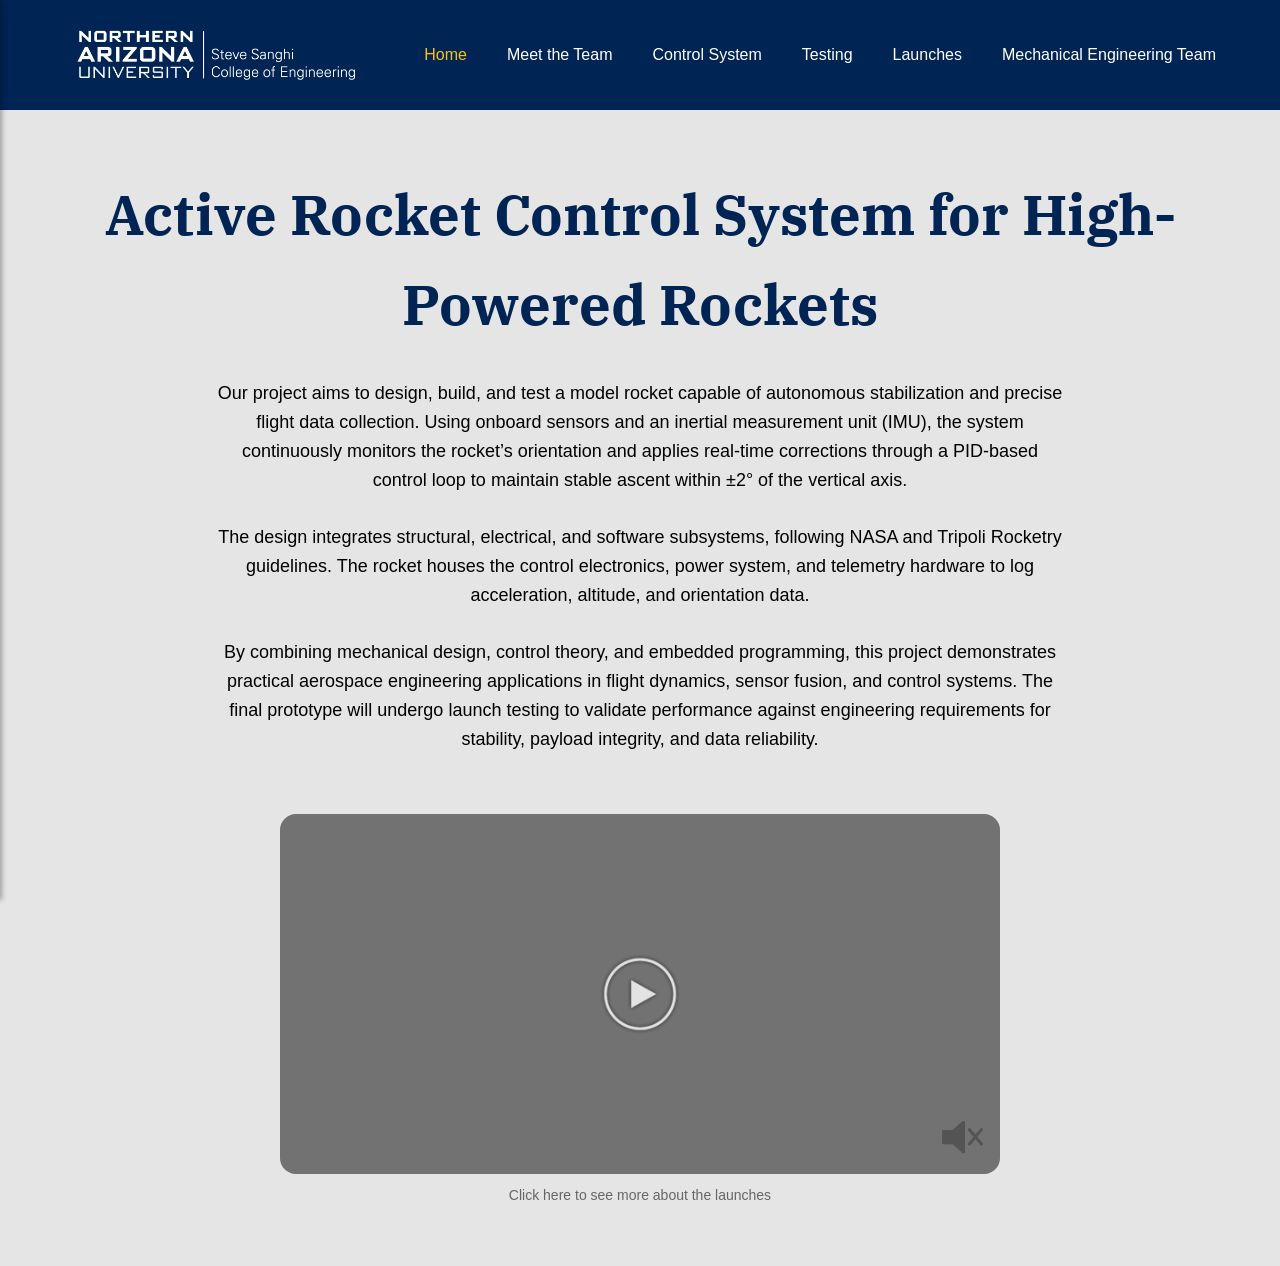
<file: index.html>
<!DOCTYPE html>

<!--
Main landing page for the capstone project
-->

<html lang="en">

<head>

<meta charset="UTF-8">

<!-- Makes the site responsive on phones -->
<meta name="viewport" content="width=device-width, initial-scale=1.0">

<title>Active Rocket Control System</title>

<!-- Google Font used for the title -->
<link href="https://fonts.googleapis.com/css2?family=IBM+Plex+Serif&display=swap" rel="stylesheet">

<!-- Link to main stylesheet -->
<link rel="stylesheet" href="styles.css">

</head>


<body>

<!-- =====================================================
HEADER / NAVIGATION
Appears on every page
===================================================== -->

<header>

<div class="container navbar">

<!-- Engineering department logo -->
<img src="images/steveSanghiWhiteLogo.png" class="logo" alt="Engineering Department Logo">

<!-- Hamburger menu button for mobile -->
<div class="hamburger" id="hamburger">
<span class="bar"></span>
<span class="bar"></span>
<span class="bar"></span>
</div>

<!-- Navigation menu -->
<ul class="nav-links" id="navLinks">

<li><a class="active" href="index.html">Home</a></li>

<li><a href="team.html">Meet the Team</a></li>

<li><a href="control.html">Control System</a></li>

<li><a href="testing.html">Testing</a></li>

<li><a href="launches.html">Launches</a></li>

<li>
<a href="https://sce.nau.edu/capstone/projects/ME/2026/F25toSp26_Rocket/"
target="_blank">
Mechanical Engineering Team
</a>
</li>

</ul>

</div>

<!-- Side panel for mobile menu -->
<div class="side-panel" id="sidePanel">
<div class="side-panel-content">
<ul class="mobile-nav-links">
<li><a class="active" href="index.html">Home</a></li>
<li><a href="team.html">Meet the Team</a></li>
<li><a href="control.html">Control System</a></li>
<li><a href="testing.html">Testing</a></li>
<li><a href="launches.html">Launches</a></li>
<li>
<a href="https://sce.nau.edu/capstone/projects/ME/2026/F25toSp26_Rocket/"
target="_blank">
Mechanical Engineering Team
</a>
</li>
</ul>
</div>
</div>

</header>


<!-- =====================================================
PAGE TITLE
===================================================== -->

<h1 class="page-title">
Active Rocket Control System
for High-Powered Rockets
</h1>


<!-- =====================================================
DESCRIPTION
===================================================== -->

<div class="description">

<p>
Our project aims to design, build, and test a model rocket capable of autonomous stabilization and precise flight data collection. Using onboard sensors and an inertial measurement unit (IMU), the system continuously monitors the rocket’s orientation and applies real-time corrections through a PID-based control loop to maintain stable ascent within ±2° of the vertical axis.
</p>

<br>

<p>
The design integrates structural, electrical, and software subsystems, following NASA and Tripoli Rocketry guidelines. The rocket houses the control electronics, power system, and telemetry hardware to log acceleration, altitude, and orientation data.
</p>

<br>

<p>
By combining mechanical design, control theory, and embedded programming, this project demonstrates practical aerospace engineering applications in flight dynamics, sensor fusion, and control systems. The final prototype will undergo launch testing to validate performance against engineering requirements for stability, payload integrity, and data reliability.
</p>

</div>


<!-- =====================================================
VIDEO PREVIEW
===================================================== -->

<div class="video-section">

<div class="video-container">

<video
id="launchPreview"
class="video-preview"
src="images/rocketLaunch1.mp4"
muted>
</video>

<div class="video-overlay">
<img src="images/playButtonIcon.png" alt="Play" class="play-button">
</div>

<button class="mute-button muted" id="muteButton" title="Unmute"></button>

</div>

<div class="video-caption">
Click here to see more about the launches
</div>

</div>


<!-- Script for interactivity -->
<script src="script.js"></script>

</body>
</html>
</file>
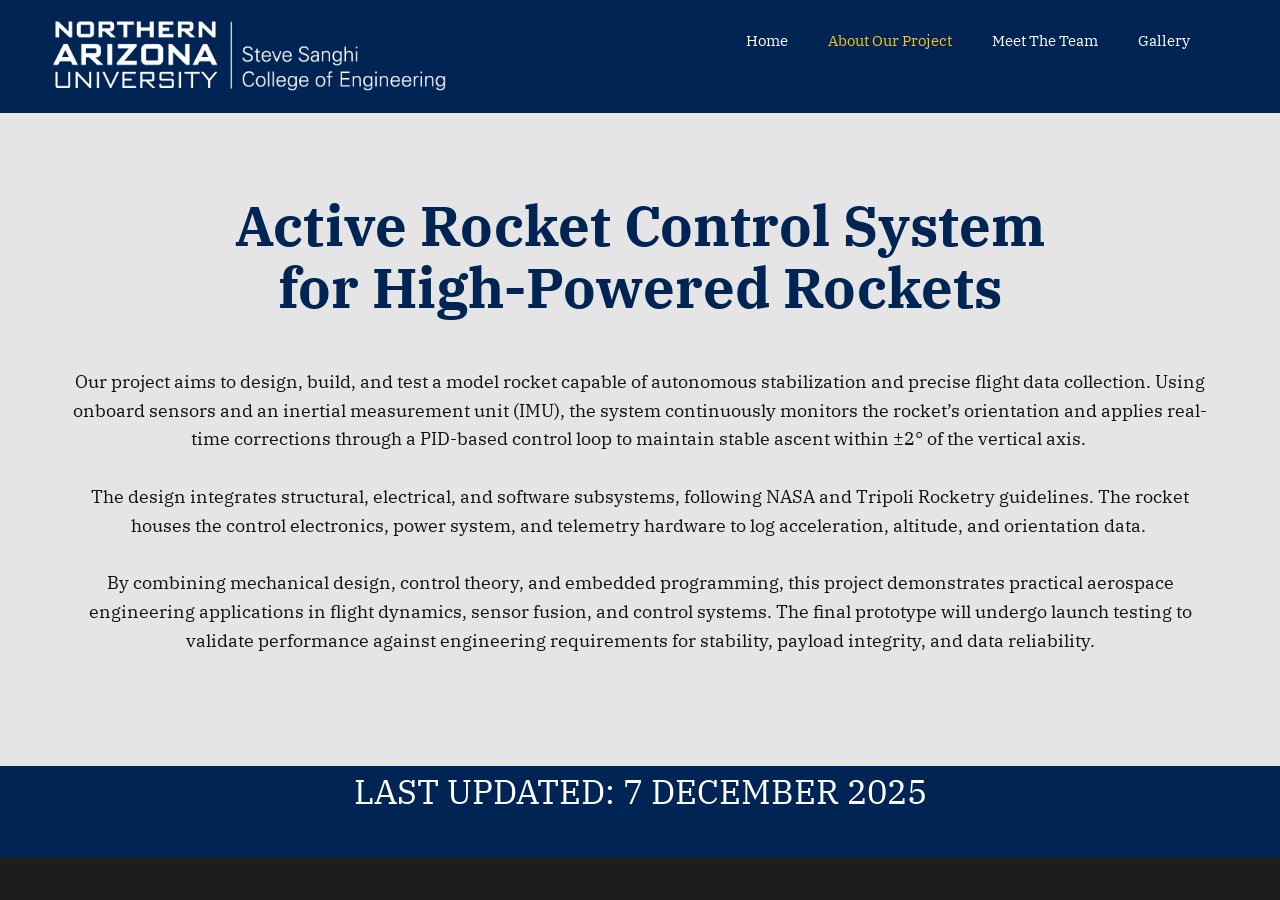
<file: About.html>
<!DOCTYPE html>
<html style="font-size: 15px;" lang="en"><head>
    <meta name="viewport" content="width=device-width, initial-scale=1.0">
    <meta charset="utf-8">
    <meta name="keywords" content="Active Rocket Control, Meet the Team">
    <meta name="description" content="">
    <title>About</title>
    <link rel="stylesheet" href="nicepage.css" media="screen">
<link rel="stylesheet" href="About.css" media="screen">
    <script class="u-script" type="text/javascript" src="jquery.js" defer=""></script>
    <script class="u-script" type="text/javascript" src="nicepage.js" defer=""></script>
    <meta name="generator" content="Nicepage 8.0.6, nicepage.com">
    
    
    
    
    <link id="u-page-google-font" rel="stylesheet" href="https://fonts.googleapis.com/css2?display=swap&amp;family=IBM+Plex+Serif:ital,wght@0,100;0,200;0,300;0,400;0,500;0,600;0,700;1,100;1,200;1,300;1,400;1,500;1,600;1,700">
    <script type="application/ld+json">{
		"@context": "http://schema.org",
		"@type": "Organization",
		"name": "Capstone"
}</script>
    <meta name="theme-color" content="#fac01a">
    <meta property="og:title" content="About">
    <meta property="og:description" content="">
    <meta property="og:type" content="website">
  <meta data-intl-tel-input-cdn-path="intlTelInput/"></head>
  <body data-path-to-root="./" data-include-products="false" class="u-body u-clearfix u-xl-mode" data-lang="en"><header class="u-clearfix u-header u-palette-2-base u-valign-bottom-lg u-valign-bottom-md u-valign-bottom-sm u-valign-bottom-xs u-header" id="header"><div class="u-clearfix u-sheet u-sheet-1">
        <nav class="u-menu u-menu-one-level u-offcanvas u-menu-1" role="navigation" aria-label="Menu navigation">
          <div class="menu-collapse" style="font-size: 1rem; letter-spacing: 0px;">
            <a class="u-button-style u-custom-left-right-menu-spacing u-custom-padding-bottom u-custom-top-bottom-menu-spacing u-hamburger-link u-nav-link u-text-active-palette-1-base u-text-hover-palette-2-base" href="#" tabindex="-1" aria-label="Open menu" aria-controls="ec53">
              <svg class="u-svg-link" viewBox="0 0 24 24"><use xlink:href="#menu-hamburger"></use></svg>
              <svg class="u-svg-content" version="1.1" id="menu-hamburger" viewBox="0 0 16 16" x="0px" y="0px" xmlns:xlink="http://www.w3.org/1999/xlink" xmlns="http://www.w3.org/2000/svg"><g><rect y="1" width="16" height="2"></rect><rect y="7" width="16" height="2"></rect><rect y="13" width="16" height="2"></rect>
</g></svg>
            </a>
          </div>
          <div class="u-custom-menu u-nav-container">
            <ul class="u-nav u-unstyled u-nav-1" role="menubar"><li role="none" class="u-nav-item"><a role="menuitem" class="u-button-style u-nav-link u-text-active-palette-1-base u-text-hover-palette-2-base" href="./" style="padding: 10px 20px;">Home</a>
</li><li role="none" class="u-nav-item"><a role="menuitem" class="u-button-style u-nav-link u-text-active-palette-1-base u-text-hover-palette-2-base" href="About.html" style="padding: 10px 20px;">About Our Project</a>
</li><li role="none" class="u-nav-item"><a role="menuitem" class="u-button-style u-nav-link u-text-active-palette-1-base u-text-hover-palette-2-base" href="Team.html" style="padding: 10px 20px;">Meet The Team</a>
</li><li role="none" class="u-nav-item"><a role="menuitem" class="u-button-style u-nav-link u-text-active-palette-1-base u-text-hover-palette-2-base" href="Pictures.html" style="padding: 10px 20px;">Gallery</a>
</li></ul>
          </div>
          <div class="u-custom-menu u-nav-container-collapse" id="ec53" role="region" aria-label="Menu panel">
            <div class="u-black u-container-style u-inner-container-layout u-opacity u-opacity-95 u-sidenav">
              <div class="u-inner-container-layout u-sidenav-overflow">
                <div class="u-menu-close" tabindex="-1" aria-label="Close menu"></div>
                <ul class="u-align-center u-nav u-popupmenu-items u-unstyled u-nav-2" role="menubar"><li role="none" class="u-nav-item"><a role="menuitem" class="u-button-style u-nav-link" href="./">Home</a>
</li><li role="none" class="u-nav-item"><a role="menuitem" class="u-button-style u-nav-link" href="About.html">About Our Project</a>
</li><li role="none" class="u-nav-item"><a role="menuitem" class="u-button-style u-nav-link" href="Team.html">Meet The Team</a>
</li><li role="none" class="u-nav-item"><a role="menuitem" class="u-button-style u-nav-link" href="Pictures.html">Gallery</a>
</li></ul>
              </div>
            </div>
            <div class="u-black u-menu-overlay u-opacity u-opacity-70"></div>
          </div>
        </nav>
        <img class="u-image u-image-contain u-image-default u-image-1" src="images/NAU_SteveSanghiCollegeofEngineering_wordmark-H_Rev-wht.png" alt="" data-image-width="1200" data-image-height="300">
      </div></header>
    <section class="u-clearfix u-custom-color-1 u-section-1" id="block-1">
      <div class="u-clearfix u-sheet u-valign-top-lg u-valign-top-md u-valign-top-sm u-valign-top-xs u-sheet-1">
        <h1 class="u-align-center u-text u-text-palette-2-base u-title u-text-1">Active Rocket Control System<br>for High-Powered Rockets <br>
        </h1>
        <p class="u-align-center u-text u-text-2"> Our project aims to design, build, and test a model rocket capable of autonomous stabilization and precise flight data collection. Using onboard sensors and an inertial measurement unit (IMU), the system continuously monitors the rocket’s orientation and applies real-time corrections through a PID-based control loop to maintain stable ascent within ±2° of the vertical axis.&nbsp;<br>
          <br>The design integrates structural, electrical, and software subsystems, following NASA and Tripoli Rocketry guidelines. The rocket houses the control electronics, power system, and telemetry hardware to log acceleration, altitude, and orientation data.&nbsp;<br>
          <br>By combining mechanical design, control theory, and embedded programming, this project demonstrates practical aerospace engineering applications in flight dynamics, sensor fusion, and control systems. The final prototype will undergo launch testing to validate performance against engineering requirements for stability, payload integrity, and data reliability.
        </p>
      </div>
    </section>
    
    
    
    <footer class="u-align-center u-clearfix u-container-align-center u-footer u-palette-2-base u-footer" id="footer"><div class="u-clearfix u-sheet u-sheet-1">
        <h3 class="u-headline u-text u-text-1">
          <a href="/">LAST UPDATED: 7 DECEMBER 2025 </a>
        </h3>
      </div></footer>
  
</body></html>
</file>
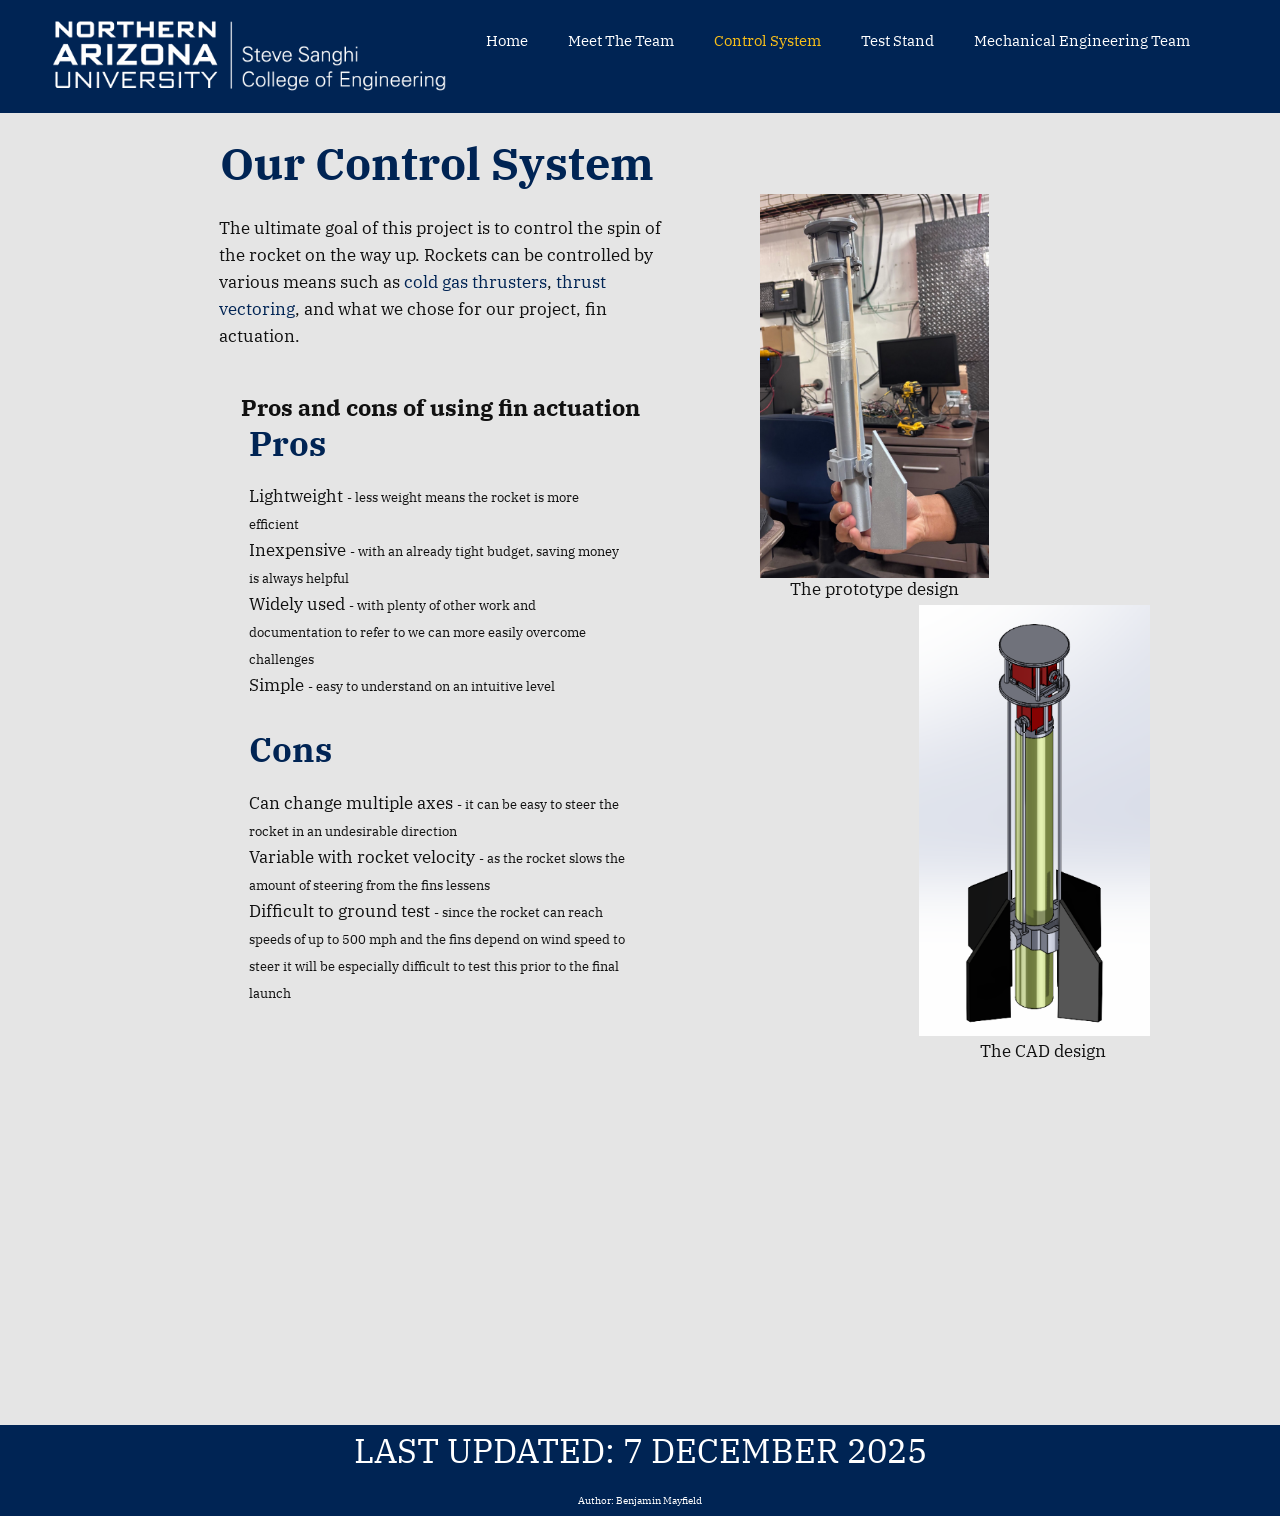
<file: Control-System.html>
<!DOCTYPE html>
<html style="font-size: 15px;" lang="en"><head>
    <meta name="viewport" content="width=device-width, initial-scale=1.0">
    <meta charset="utf-8">
    <meta name="keywords" content="">
    <meta name="description" content="">
    <title>Control System</title>
    <link rel="stylesheet" href="nicepage.css" media="screen">
<link rel="stylesheet" href="Control-System.css" media="screen">
    <script class="u-script" type="text/javascript" src="jquery.js" defer=""></script>
    <script class="u-script" type="text/javascript" src="nicepage.js" defer=""></script>
    <meta name="generator" content="Nicepage 8.0.6, nicepage.com">
    
    
    
    <link id="u-page-google-font" rel="stylesheet" href="https://fonts.googleapis.com/css2?display=swap&amp;family=IBM+Plex+Serif:ital,wght@0,100;0,200;0,300;0,400;0,500;0,600;0,700;1,100;1,200;1,300;1,400;1,500;1,600;1,700">
    <script type="application/ld+json">{
		"@context": "http://schema.org",
		"@type": "Organization",
		"name": "Capstone"
}</script>
    <meta name="theme-color" content="#fac01a">
    <meta property="og:title" content="Control System">
    <meta property="og:description" content="">
    <meta property="og:type" content="website">
  <meta data-intl-tel-input-cdn-path="intlTelInput/"></head>
  <body data-path-to-root="./" data-include-products="false" class="u-body u-clearfix u-xl-mode" data-lang="en"><header class="u-clearfix u-header u-palette-2-base u-valign-bottom-lg u-valign-bottom-md u-valign-bottom-sm u-valign-bottom-xs u-header" id="header"><div class="u-clearfix u-sheet u-sheet-1">
        <nav class="u-menu u-menu-one-level u-offcanvas u-menu-1" role="navigation" aria-label="Menu navigation">
          <div class="menu-collapse" style="font-size: 1rem; letter-spacing: 0px;">
            <a class="u-button-style u-custom-left-right-menu-spacing u-custom-padding-bottom u-custom-top-bottom-menu-spacing u-hamburger-link u-nav-link u-text-active-palette-1-base u-text-hover-palette-2-base" href="#" tabindex="-1" aria-label="Open menu" aria-controls="ec53">
              <svg class="u-svg-link" viewBox="0 0 24 24"><use xlink:href="#menu-hamburger"></use></svg>
              <svg class="u-svg-content" version="1.1" id="menu-hamburger" viewBox="0 0 16 16" x="0px" y="0px" xmlns:xlink="http://www.w3.org/1999/xlink" xmlns="http://www.w3.org/2000/svg"><g><rect y="1" width="16" height="2"></rect><rect y="7" width="16" height="2"></rect><rect y="13" width="16" height="2"></rect>
</g></svg>
            </a>
          </div>
          <div class="u-custom-menu u-nav-container">
            <ul role="menubar" class="u-nav u-unstyled u-nav-1"><li role="none" class="u-nav-item"><a role="menuitem" class="u-button-style u-nav-link u-text-active-palette-1-base u-text-hover-palette-2-base" href="./" style="padding: 10px 20px;">Home</a>
</li><li role="none" class="u-nav-item"><a role="menuitem" class="u-button-style u-nav-link u-text-active-palette-1-base u-text-hover-palette-2-base" href="Team.html" style="padding: 10px 20px;">Meet The Team</a>
</li><li role="none" class="u-nav-item"><a role="menuitem" class="u-button-style u-nav-link u-text-active-palette-1-base u-text-hover-palette-2-base" href="Control-System.html" style="padding: 10px 20px;">Control System</a>
</li><li role="none" class="u-nav-item"><a role="menuitem" class="u-button-style u-nav-link u-text-active-palette-1-base u-text-hover-palette-2-base" href="TestStand.html" style="padding: 10px 20px;">Test Stand</a>
</li><li role="none" class="u-nav-item"><a tabindex="-1" role="menuitem" class="u-button-style u-nav-link u-text-active-palette-1-base u-text-hover-palette-2-base" href="https://sce.nau.edu/capstone/projects/ME/2026/F25toSp26_Rocket/" target="_blank" style="padding: 10px 20px;">Mechanical Engineering Team</a>
</li></ul>
          </div>
          <div class="u-custom-menu u-nav-container-collapse" id="ec53" role="region" aria-label="Menu panel">
            <div class="u-black u-container-style u-inner-container-layout u-opacity u-opacity-95 u-sidenav">
              <div class="u-inner-container-layout u-sidenav-overflow">
                <div class="u-menu-close" tabindex="-1" aria-label="Close menu"></div>
                <ul class="u-align-center u-nav u-popupmenu-items u-unstyled u-nav-2" role="menubar"><li role="none" class="u-nav-item"><a role="menuitem" class="u-button-style u-nav-link" href="./">Home</a>
</li><li role="none" class="u-nav-item"><a role="menuitem" class="u-button-style u-nav-link" href="Team.html">Meet The Team</a>
</li><li role="none" class="u-nav-item"><a tabindex="-1" role="menuitem" class="u-button-style u-nav-link" href="new-page-afc3931e">Control System</a>
</li><li role="none" class="u-nav-item"><a role="menuitem" class="u-button-style u-nav-link" href="TestStand.html">Test Stand</a>
</li><li role="none" class="u-nav-item"><a tabindex="-1" role="menuitem" class="u-button-style u-nav-link" href="https://sce.nau.edu/capstone/projects/ME/2026/F25toSp26_Rocket/" target="_blank">Mechanical Engineering Team</a>
</li></ul>
              </div>
            </div>
            <div class="u-black u-menu-overlay u-opacity u-opacity-70"></div>
          </div>
        </nav>
        <img class="u-image u-image-contain u-image-default u-image-1" src="images/NAU_SteveSanghiCollegeofEngineering_wordmark-H_Rev-wht.png" alt="" data-image-width="1200" data-image-height="300">
      </div></header>
    <section class="u-clearfix u-custom-color-1 u-section-1" id="block-4">
      <div class="u-clearfix u-sheet u-sheet-1">
        <h2 class="u-subtitle u-text u-text-default u-text-palette-2-base u-text-1">Our Control System</h2>
        <img class="u-image u-image-default u-image-1" src="images/mechanicalArmPrototype.png" alt="" data-image-width="330" data-image-height="554">
        <p class="u-align-center u-text u-text-default u-text-2">The prototype design</p>
        <p class="u-text u-text-3">The ultimate goal of this project is to control the spin of the rocket on the way up. Rockets can be controlled by various means such as <a href="https://en.wikipedia.org/wiki/Cold_gas_thruster" class="u-active-none u-border-none u-btn u-button-link u-button-style u-hover-none u-none u-text-palette-2-base u-btn-1" target="_blank">cold gas thrusters</a>, <a href="https://en.wikipedia.org/wiki/Thrust_vectoring" class="u-active-none u-border-none u-btn u-button-link u-button-style u-hover-none u-none u-text-palette-2-base u-btn-2" target="_blank">thrust vectoring</a>, ​and what we chose for our project, fin actuation.
        </p>
        <h4 class="u-align-center u-text u-text-4">Pros and cons of using fin actuation</h4>
        <div class="custom-expanded data-layout-selected u-clearfix u-layout-wrap u-layout-wrap-1">
          <div class="u-gutter-0 u-layout">
            <div class="u-layout-col">
              <div class="u-container-style u-layout-cell u-shape-rectangle u-size-30 u-layout-cell-1">
                <div class="u-container-layout u-container-layout-1">
                  <h3 class="u-text u-text-default u-text-palette-2-base u-text-5">Pros</h3>
                  <p class="u-text u-text-default u-text-6"> Lightweight <span style="font-size: 0.866667rem;"></span><span style="font-size: 0.866667rem;">- less weight means the rocket is more efficient</span>
                    <br>Inexpensive <span style="font-size: 0.866667rem;">- with an already tight budget, saving money is always helpful</span>
                    <br>Widely used <span style="font-size: 0.866667rem;">- with plenty of other work and documentation to refer to we can more easily overcome challenges</span>
                    <br>Simple <span style="font-size: 0.866667rem;">- easy to understand on an intuitive level</span>
                  </p>
                </div>
              </div>
              <div class="u-container-style u-layout-cell u-shape-rectangle u-size-30 u-layout-cell-2">
                <div class="u-container-layout u-valign-top-lg u-valign-top-md u-valign-top-sm u-valign-top-xs u-container-layout-2">
                  <h3 class="u-text u-text-default u-text-palette-2-base u-text-7">Cons</h3>
                  <p class="u-text u-text-default u-text-8"> Can change multiple axes <span style="font-size: 0.866667rem;">- it can be easy to steer the rocket in an undesirable direction</span><span style="font-size: 0.866667rem;"></span>
                    <br>Variable with rocket velocity <span style="font-size: 0.866667rem;">- as the rocket slows the amount of steering from the fins lessens</span>
                    <br>Difficult to ground test <span style="font-size: 0.866667rem;">- since the rocket can reach speeds of up to 500 mph and the fins depend on wind speed to steer it will be especially difficult to test this prior to the final launch</span>
                  </p>
                </div>
              </div>
            </div>
          </div>
        </div>
        <img class="u-image u-image-default u-image-2" src="images/CADprototype.png" alt="" data-image-width="341" data-image-height="634">
        <p class="u-align-center u-text u-text-9">The CAD design </p>
      </div>
    </section>
    
    
    
    <footer class="u-align-center u-clearfix u-container-align-center u-footer u-palette-2-base u-footer" id="footer"><div class="u-clearfix u-sheet u-valign-middle u-sheet-1">
        <h3 class="u-headline u-text u-text-1">
          <a href="/">LAST UPDATED: 7 DECEMBER 2025<br><span style="font-size: 0.666667rem;"> Author: Benjamin Mayfield</span>
          </a>
        </h3>
      </div></footer>
  
</body></html>
</file>
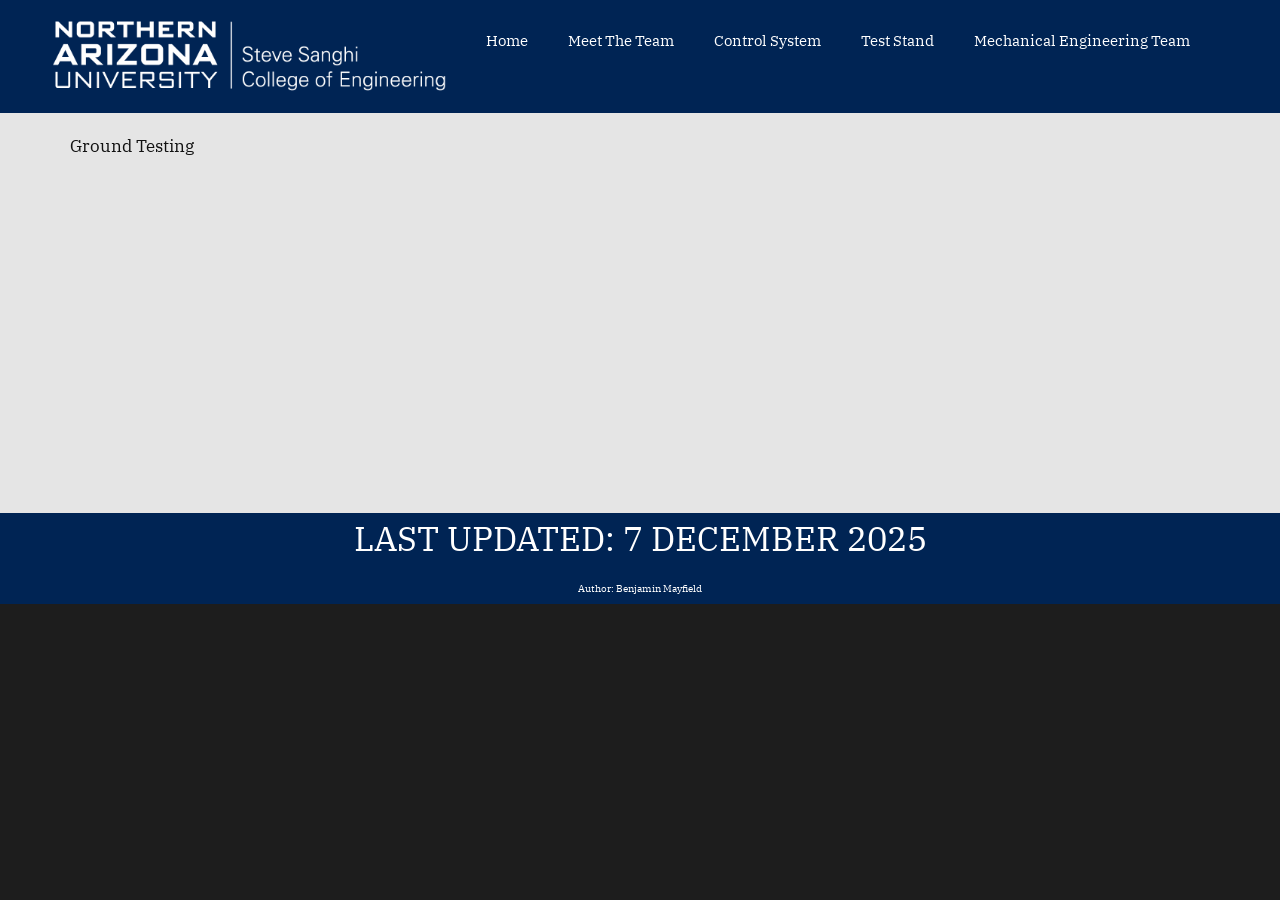
<file: Page-1.html>
<!DOCTYPE html>
<html style="font-size: 15px;" lang="en"><head>
    <meta name="viewport" content="width=device-width, initial-scale=1.0">
    <meta charset="utf-8">
    <meta name="keywords" content="">
    <meta name="description" content="">
    <title>Page 1</title>
    <link rel="stylesheet" href="nicepage.css" media="screen">
<link rel="stylesheet" href="Page-1.css" media="screen">
    <script class="u-script" type="text/javascript" src="jquery.js" defer=""></script>
    <script class="u-script" type="text/javascript" src="nicepage.js" defer=""></script>
    <meta name="generator" content="Nicepage 8.0.6, nicepage.com">
    
    
    
    <link id="u-page-google-font" rel="stylesheet" href="https://fonts.googleapis.com/css2?display=swap&amp;family=IBM+Plex+Serif:ital,wght@0,100;0,200;0,300;0,400;0,500;0,600;0,700;1,100;1,200;1,300;1,400;1,500;1,600;1,700">
    <script type="application/ld+json">{
		"@context": "http://schema.org",
		"@type": "Organization",
		"name": "Capstone"
}</script>
    <meta name="theme-color" content="#fac01a">
    <meta property="og:title" content="Page 1">
    <meta property="og:description" content="">
    <meta property="og:type" content="website">
  <meta data-intl-tel-input-cdn-path="intlTelInput/"></head>
  <body data-path-to-root="./" data-include-products="false" class="u-body u-clearfix u-xl-mode" data-lang="en"><header class="u-clearfix u-header u-palette-2-base u-valign-bottom-lg u-valign-bottom-md u-valign-bottom-sm u-valign-bottom-xs u-header" id="header"><div class="u-clearfix u-sheet u-sheet-1">
        <nav class="u-menu u-menu-one-level u-offcanvas u-menu-1" role="navigation" aria-label="Menu navigation">
          <div class="menu-collapse" style="font-size: 1rem; letter-spacing: 0px;">
            <a class="u-button-style u-custom-left-right-menu-spacing u-custom-padding-bottom u-custom-top-bottom-menu-spacing u-hamburger-link u-nav-link u-text-active-palette-1-base u-text-hover-palette-2-base" href="#" tabindex="-1" aria-label="Open menu" aria-controls="ec53">
              <svg class="u-svg-link" viewBox="0 0 24 24"><use xlink:href="#menu-hamburger"></use></svg>
              <svg class="u-svg-content" version="1.1" id="menu-hamburger" viewBox="0 0 16 16" x="0px" y="0px" xmlns:xlink="http://www.w3.org/1999/xlink" xmlns="http://www.w3.org/2000/svg"><g><rect y="1" width="16" height="2"></rect><rect y="7" width="16" height="2"></rect><rect y="13" width="16" height="2"></rect>
</g></svg>
            </a>
          </div>
          <div class="u-custom-menu u-nav-container">
            <ul role="menubar" class="u-nav u-unstyled u-nav-1"><li role="none" class="u-nav-item"><a role="menuitem" class="u-button-style u-nav-link u-text-active-palette-1-base u-text-hover-palette-2-base" href="./" style="padding: 10px 20px;">Home</a>
</li><li role="none" class="u-nav-item"><a role="menuitem" class="u-button-style u-nav-link u-text-active-palette-1-base u-text-hover-palette-2-base" href="Team.html" style="padding: 10px 20px;">Meet The Team</a>
</li><li role="none" class="u-nav-item"><a role="menuitem" class="u-button-style u-nav-link u-text-active-palette-1-base u-text-hover-palette-2-base" href="Control-System.html" style="padding: 10px 20px;">Control System</a>
</li><li role="none" class="u-nav-item"><a role="menuitem" class="u-button-style u-nav-link u-text-active-palette-1-base u-text-hover-palette-2-base" href="TestStand.html" style="padding: 10px 20px;">Test Stand</a>
</li><li role="none" class="u-nav-item"><a tabindex="-1" role="menuitem" class="u-button-style u-nav-link u-text-active-palette-1-base u-text-hover-palette-2-base" href="https://sce.nau.edu/capstone/projects/ME/2026/F25toSp26_Rocket/" target="_blank" style="padding: 10px 20px;">Mechanical Engineering Team</a>
</li></ul>
          </div>
          <div class="u-custom-menu u-nav-container-collapse" id="ec53" role="region" aria-label="Menu panel">
            <div class="u-black u-container-style u-inner-container-layout u-opacity u-opacity-95 u-sidenav">
              <div class="u-inner-container-layout u-sidenav-overflow">
                <div class="u-menu-close" tabindex="-1" aria-label="Close menu"></div>
                <ul class="u-align-center u-nav u-popupmenu-items u-unstyled u-nav-2" role="menubar"><li role="none" class="u-nav-item"><a role="menuitem" class="u-button-style u-nav-link" href="./">Home</a>
</li><li role="none" class="u-nav-item"><a role="menuitem" class="u-button-style u-nav-link" href="Team.html">Meet The Team</a>
</li><li role="none" class="u-nav-item"><a tabindex="-1" role="menuitem" class="u-button-style u-nav-link" href="new-page-afc3931e">Control System</a>
</li><li role="none" class="u-nav-item"><a role="menuitem" class="u-button-style u-nav-link" href="TestStand.html">Test Stand</a>
</li><li role="none" class="u-nav-item"><a tabindex="-1" role="menuitem" class="u-button-style u-nav-link" href="https://sce.nau.edu/capstone/projects/ME/2026/F25toSp26_Rocket/" target="_blank">Mechanical Engineering Team</a>
</li></ul>
              </div>
            </div>
            <div class="u-black u-menu-overlay u-opacity u-opacity-70"></div>
          </div>
        </nav>
        <img class="u-image u-image-contain u-image-default u-image-1" src="images/NAU_SteveSanghiCollegeofEngineering_wordmark-H_Rev-wht.png" alt="" data-image-width="1200" data-image-height="300">
      </div></header>
    <section class="u-clearfix u-custom-color-1 u-section-1" id="block-3">
      <div class="u-clearfix u-sheet u-sheet-1">
        <p class="u-text u-text-default u-text-1">Ground Testing </p>
      </div>
    </section>
    
    
    
    <footer class="u-align-center u-clearfix u-container-align-center u-footer u-palette-2-base u-footer" id="footer"><div class="u-clearfix u-sheet u-valign-middle u-sheet-1">
        <h3 class="u-headline u-text u-text-1">
          <a href="/">LAST UPDATED: 7 DECEMBER 2025<br><span style="font-size: 0.666667rem;"> Author: Benjamin Mayfield</span>
          </a>
        </h3>
      </div></footer>
  
</body></html>
</file>
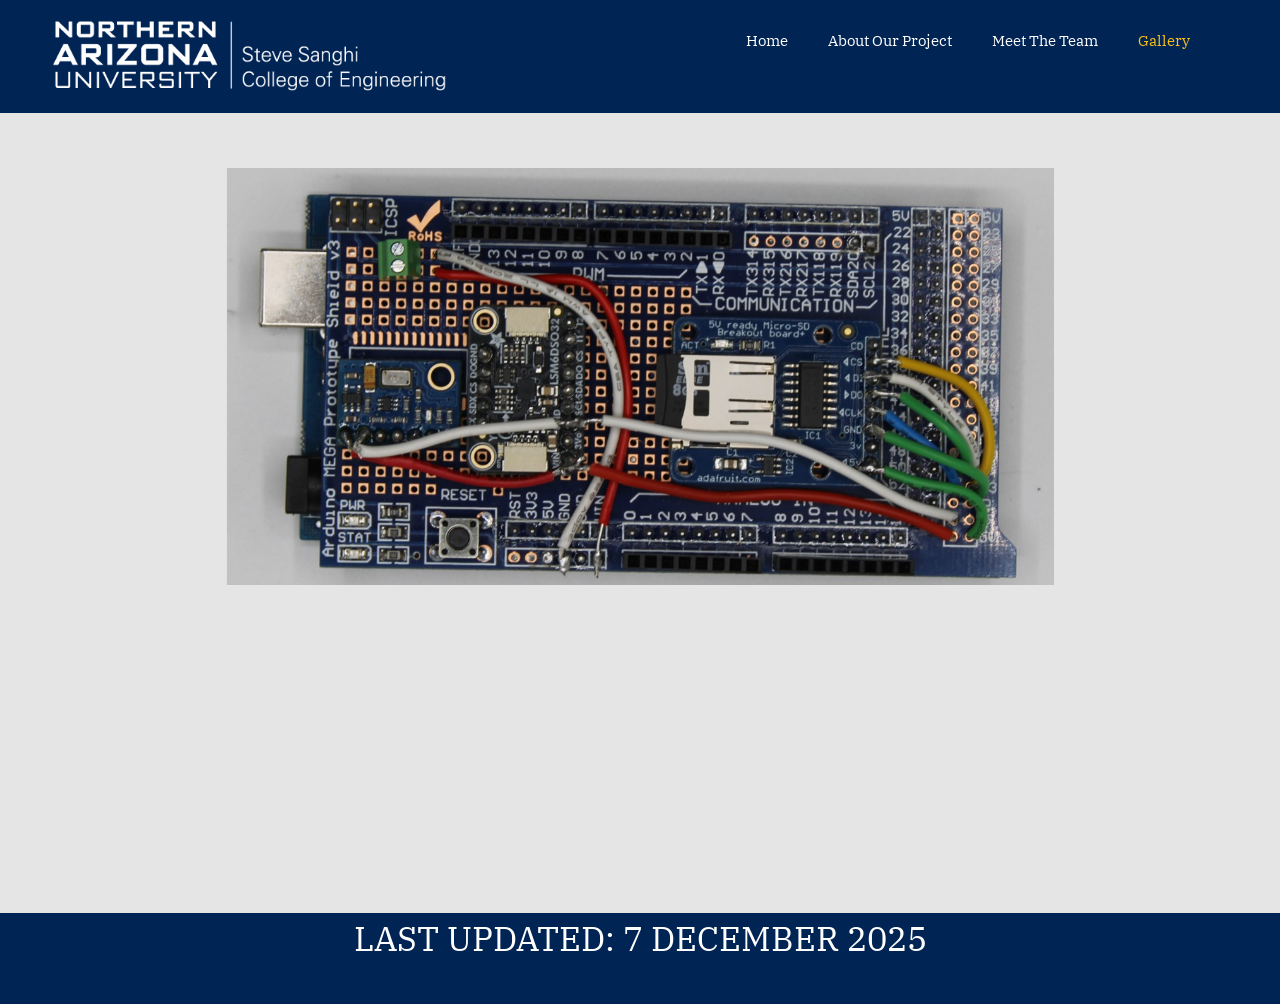
<file: Pictures.html>
<!DOCTYPE html>
<html style="font-size: 15px;" lang="en"><head>
    <meta name="viewport" content="width=device-width, initial-scale=1.0">
    <meta charset="utf-8">
    <meta name="keywords" content="">
    <meta name="description" content="">
    <title>Pictures</title>
    <link rel="stylesheet" href="nicepage.css" media="screen">
<link rel="stylesheet" href="Pictures.css" media="screen">
    <script class="u-script" type="text/javascript" src="jquery.js" defer=""></script>
    <script class="u-script" type="text/javascript" src="nicepage.js" defer=""></script>
    <meta name="generator" content="Nicepage 8.0.6, nicepage.com">
    
    
    
    <link id="u-page-google-font" rel="stylesheet" href="https://fonts.googleapis.com/css2?display=swap&amp;family=IBM+Plex+Serif:ital,wght@0,100;0,200;0,300;0,400;0,500;0,600;0,700;1,100;1,200;1,300;1,400;1,500;1,600;1,700">
    <script type="application/ld+json">{
		"@context": "http://schema.org",
		"@type": "Organization",
		"name": "Capstone"
}</script>
    <meta name="theme-color" content="#fac01a">
    <meta property="og:title" content="Pictures">
    <meta property="og:description" content="">
    <meta property="og:type" content="website">
  <meta data-intl-tel-input-cdn-path="intlTelInput/"></head>
  <body data-path-to-root="./" data-include-products="false" class="u-body u-clearfix u-xl-mode" data-lang="en"><header class="u-clearfix u-header u-palette-2-base u-valign-bottom-lg u-valign-bottom-md u-valign-bottom-sm u-valign-bottom-xs u-header" id="header"><div class="u-clearfix u-sheet u-sheet-1">
        <nav class="u-menu u-menu-one-level u-offcanvas u-menu-1" role="navigation" aria-label="Menu navigation">
          <div class="menu-collapse" style="font-size: 1rem; letter-spacing: 0px;">
            <a class="u-button-style u-custom-left-right-menu-spacing u-custom-padding-bottom u-custom-top-bottom-menu-spacing u-hamburger-link u-nav-link u-text-active-palette-1-base u-text-hover-palette-2-base" href="#" tabindex="-1" aria-label="Open menu" aria-controls="ec53">
              <svg class="u-svg-link" viewBox="0 0 24 24"><use xlink:href="#menu-hamburger"></use></svg>
              <svg class="u-svg-content" version="1.1" id="menu-hamburger" viewBox="0 0 16 16" x="0px" y="0px" xmlns:xlink="http://www.w3.org/1999/xlink" xmlns="http://www.w3.org/2000/svg"><g><rect y="1" width="16" height="2"></rect><rect y="7" width="16" height="2"></rect><rect y="13" width="16" height="2"></rect>
</g></svg>
            </a>
          </div>
          <div class="u-custom-menu u-nav-container">
            <ul class="u-nav u-unstyled u-nav-1" role="menubar"><li role="none" class="u-nav-item"><a role="menuitem" class="u-button-style u-nav-link u-text-active-palette-1-base u-text-hover-palette-2-base" href="./" style="padding: 10px 20px;">Home</a>
</li><li role="none" class="u-nav-item"><a role="menuitem" class="u-button-style u-nav-link u-text-active-palette-1-base u-text-hover-palette-2-base" href="About.html" style="padding: 10px 20px;">About Our Project</a>
</li><li role="none" class="u-nav-item"><a role="menuitem" class="u-button-style u-nav-link u-text-active-palette-1-base u-text-hover-palette-2-base" href="Team.html" style="padding: 10px 20px;">Meet The Team</a>
</li><li role="none" class="u-nav-item"><a role="menuitem" class="u-button-style u-nav-link u-text-active-palette-1-base u-text-hover-palette-2-base" href="Pictures.html" style="padding: 10px 20px;">Gallery</a>
</li></ul>
          </div>
          <div class="u-custom-menu u-nav-container-collapse" id="ec53" role="region" aria-label="Menu panel">
            <div class="u-black u-container-style u-inner-container-layout u-opacity u-opacity-95 u-sidenav">
              <div class="u-inner-container-layout u-sidenav-overflow">
                <div class="u-menu-close" tabindex="-1" aria-label="Close menu"></div>
                <ul class="u-align-center u-nav u-popupmenu-items u-unstyled u-nav-2" role="menubar"><li role="none" class="u-nav-item"><a role="menuitem" class="u-button-style u-nav-link" href="./">Home</a>
</li><li role="none" class="u-nav-item"><a role="menuitem" class="u-button-style u-nav-link" href="About.html">About Our Project</a>
</li><li role="none" class="u-nav-item"><a role="menuitem" class="u-button-style u-nav-link" href="Team.html">Meet The Team</a>
</li><li role="none" class="u-nav-item"><a role="menuitem" class="u-button-style u-nav-link" href="Pictures.html">Gallery</a>
</li></ul>
              </div>
            </div>
            <div class="u-black u-menu-overlay u-opacity u-opacity-70"></div>
          </div>
        </nav>
        <img class="u-image u-image-contain u-image-default u-image-1" src="images/NAU_SteveSanghiCollegeofEngineering_wordmark-H_Rev-wht.png" alt="" data-image-width="1200" data-image-height="300">
      </div></header>
    <section class="u-clearfix u-custom-color-1 u-section-1" id="block-4">
      <div class="u-clearfix u-sheet u-valign-middle-lg u-valign-middle-md u-valign-middle-sm u-valign-middle-xs u-sheet-1">
        <img class="u-image u-image-default u-image-1" src="images/testStand.jpg" alt="" data-image-width="1312" data-image-height="715">
      </div>
    </section>
    
    
    
    <footer class="u-align-center u-clearfix u-container-align-center u-footer u-palette-2-base u-footer" id="footer"><div class="u-clearfix u-sheet u-sheet-1">
        <h3 class="u-headline u-text u-text-1">
          <a href="/">LAST UPDATED: 7 DECEMBER 2025 </a>
        </h3>
      </div></footer>
  
</body></html>
</file>
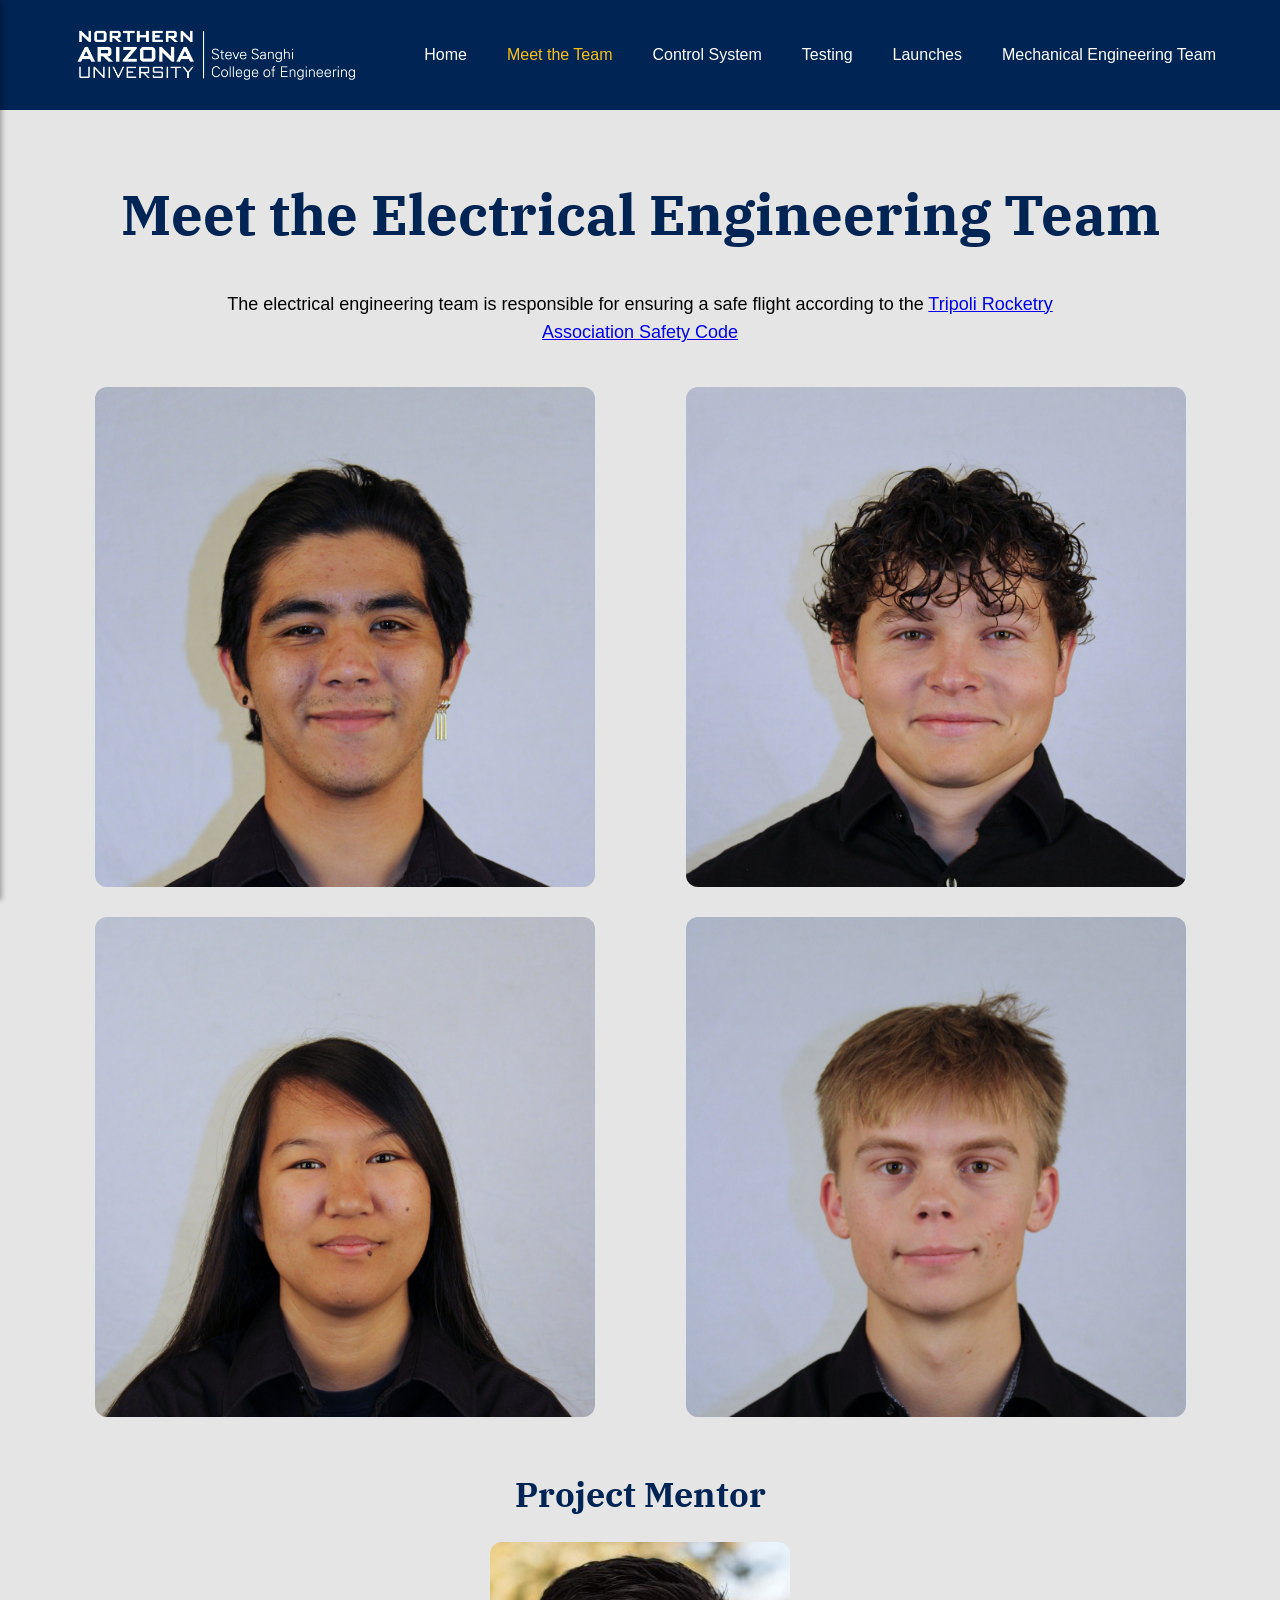
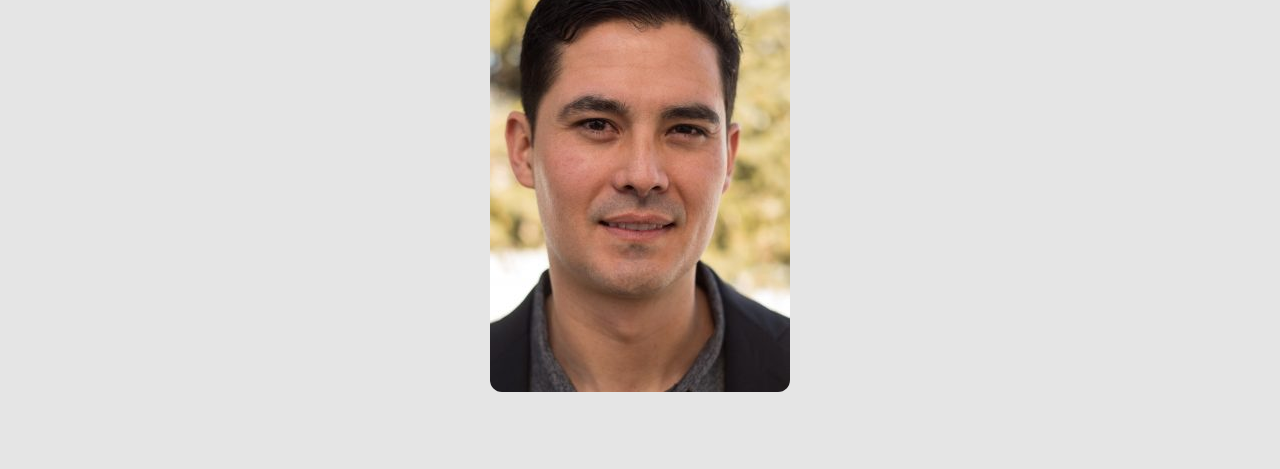
<file: team.html>
<!DOCTYPE html>

<!--
Meet the Team page
-->

<html lang="en">

<head>

<meta charset="UTF-8">

<!-- Makes the site responsive on phones -->
<meta name="viewport" content="width=device-width, initial-scale=1.0">

<title>Meet the Electrical Engineering Team</title>

<!-- Google Font used for page title -->
<link href="https://fonts.googleapis.com/css2?family=IBM+Plex+Serif&display=swap" rel="stylesheet">

<!-- Link to main stylesheet -->
<link rel="stylesheet" href="styles.css">

</head>

<body>

<!-- =====================================================
HEADER / NAVIGATION
===================================================== -->

<header>

<div class="container navbar">

<img src="images/steveSanghiWhiteLogo.png" class="logo" alt="Engineering Department Logo">

<div class="hamburger" id="hamburger">
<span class="bar"></span>
<span class="bar"></span>
<span class="bar"></span>
</div>

<ul class="nav-links" id="navLinks">
<li><a href="index.html">Home</a></li>
<li><a class="active" href="team.html">Meet the Team</a></li>
<li><a href="control.html">Control System</a></li>
<li><a href="testing.html">Testing</a></li>
<li><a href="launches.html">Launches</a></li>
<li>
<a href="https://sce.nau.edu/capstone/projects/ME/2026/F25toSp26_Rocket/" target="_blank">
Mechanical Engineering Team
</a>
</li>
</ul>

</div>

<div class="side-panel" id="sidePanel">
<div class="side-panel-content">
<ul class="mobile-nav-links">
<li><a href="index.html">Home</a></li>
<li><a class="active" href="team.html">Meet the Team</a></li>
<li><a href="control.html">Control System</a></li>
<li><a href="testing.html">Testing</a></li>
<li><a href="launches.html">Launches</a></li>
<li>
<a href="https://sce.nau.edu/capstone/projects/ME/2026/F25toSp26_Rocket/" target="_blank">
Mechanical Engineering Team
</a>
</li>
</ul>
</div>
</div>

</header>


<!-- =====================================================
PAGE TITLE
===================================================== -->

<h1 class="page-title">Meet the Electrical Engineering Team</h1>


<!-- =====================================================
DESCRIPTION
===================================================== -->

<div class="description">
<p>
The electrical engineering team is responsible for ensuring a safe flight according to the
<a href="https://www.tripoli.org/safetycode" target="_blank">Tripoli Rocketry Association Safety Code</a>
</p>
</div>


<!-- =====================================================
TEAM HEADSHOTS
===================================================== -->

<section class="container team-grid">

<div class="team-card">
<img src="images/erickHeadshot.jpg" alt="Erick Padilla headshot">
<div class="team-overlay">Erick Padilla, Project Lead</div>
<div class="team-mobile-text">Erick Padilla, Project Lead</div>
</div>

<div class="team-card">
<img src="images/benHeadshot.jpg" alt="Benjamin Mayfield headshot">
<div class="team-overlay">Benjamin Mayfield, Programming Lead</div>
<div class="team-mobile-text">Benjamin Mayfield, Programming Lead</div>
</div>

<div class="team-card">
<img src="images/erinHeadshot.jpg" alt="Erin Elaydo headshot">
<div class="team-overlay">Erin Elaydo, PID Control System Lead</div>
<div class="team-mobile-text">Erin Elaydo, PID Control System Lead</div>
</div>

<div class="team-card">
<img src="images/gabeHeadshot.jpg" alt="Gabriel Marshall headshot">
<div class="team-overlay">Gabriel Marshall, PCB Lead</div>
<div class="team-mobile-text">Gabriel Marshall, PCB Lead</div>
</div>

</section>


<!-- =====================================================
PROJECT MENTOR
===================================================== -->

<section class="container mentor-section">
<h2>Project Mentor</h2>
<div class="mentor-card">
<img src="images/carsonPete.jpg" alt="Carson Pete headshot" class="mentor-image">
<div class="mentor-overlay">
<p>Carson Pete</p>
<p>Mechanical Engineering Professor at NAU</p>
<p><a href="https://directory.nau.edu/departments?id=10640&person=cmp69" target="_blank" class="mentor-link">contact and additional information</a></p>
</div>
<div class="mentor-mobile-text">
<p>Carson Pete</p>
<p>Mechanical Engineering Professor at NAU</p>
<p><a href="https://directory.nau.edu/departments?id=10640&person=cmp69" target="_blank" class="mentor-link">contact and additional information</a></p>
</div>
</div>
</section>


<script src="script.js"></script>

</body>
</html>
</file>
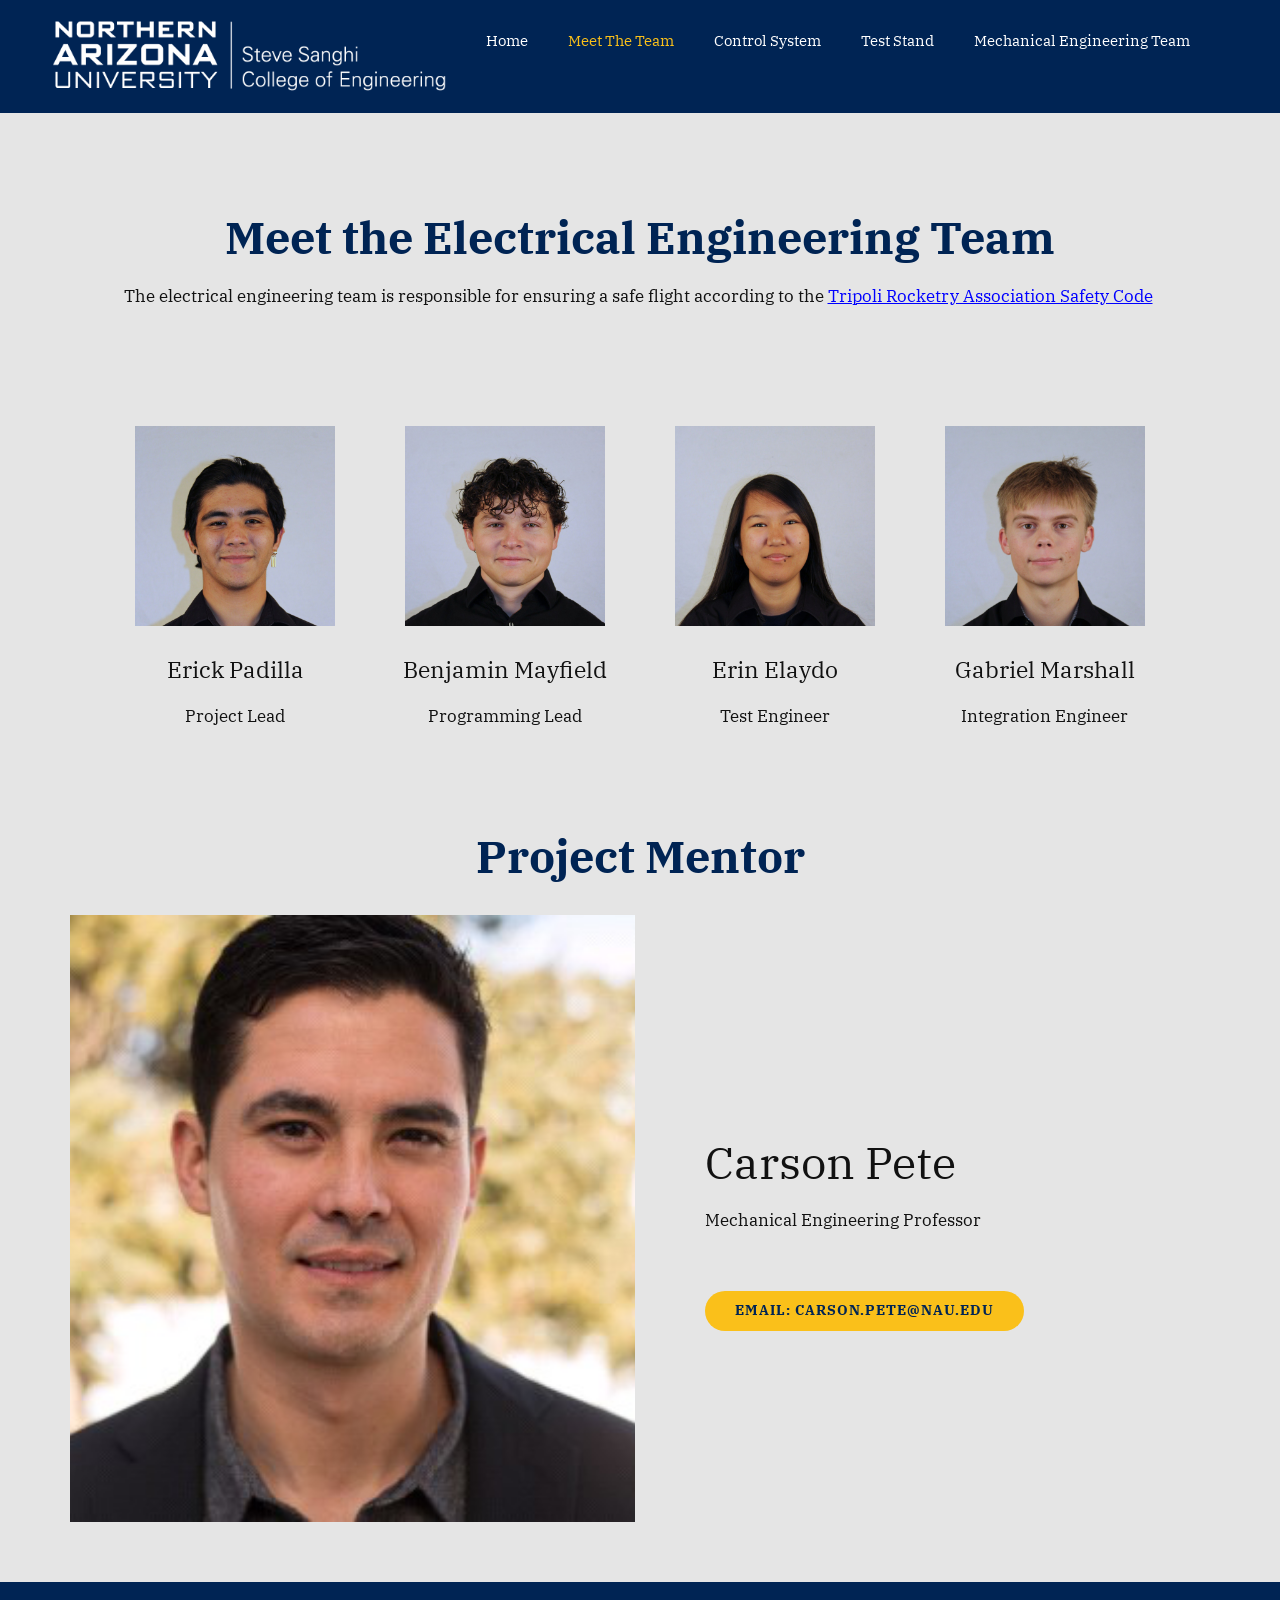
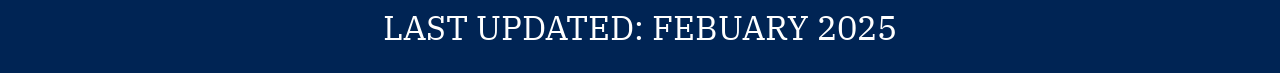
<file: Team.html>
<!DOCTYPE html>
<html style="font-size: 15px;" lang="en"><head>
    <meta name="viewport" content="width=device-width, initial-scale=1.0">
    <meta charset="utf-8">
    <meta name="keywords" content="Active Rocket Control, Meet the Team">
    <meta name="description" content="">
    <title>Team</title>
    <link rel="stylesheet" href="nicepage.css" media="screen">
<link rel="stylesheet" href="Team.css" media="screen">
    <script class="u-script" type="text/javascript" src="jquery.js" defer=""></script>
    <script class="u-script" type="text/javascript" src="nicepage.js" defer=""></script>
    <meta name="generator" content="Nicepage 8.0.6, nicepage.com">
    
    
    
    
    
    <link id="u-page-google-font" rel="stylesheet" href="https://fonts.googleapis.com/css2?display=swap&amp;family=IBM+Plex+Serif:ital,wght@0,100;0,200;0,300;0,400;0,500;0,600;0,700;1,100;1,200;1,300;1,400;1,500;1,600;1,700">
    <script type="application/ld+json">{
		"@context": "http://schema.org",
		"@type": "Organization",
		"name": "Capstone"
}</script>
    <meta name="theme-color" content="#fac01a">
    <meta property="og:title" content="Team">
    <meta property="og:description" content="">
    <meta property="og:type" content="website">
  <meta data-intl-tel-input-cdn-path="intlTelInput/"></head>
  <body data-path-to-root="./" data-include-products="false" class="u-body u-clearfix u-xl-mode" data-lang="en"><header class="u-clearfix u-header u-palette-2-base u-valign-bottom-lg u-valign-bottom-md u-valign-bottom-sm u-valign-bottom-xs u-header" id="header"><div class="u-clearfix u-sheet u-sheet-1">
        <nav class="u-menu u-menu-one-level u-offcanvas u-menu-1" role="navigation" aria-label="Menu navigation">
          <div class="menu-collapse" style="font-size: 1rem; letter-spacing: 0px;">
            <a class="u-button-style u-custom-left-right-menu-spacing u-custom-padding-bottom u-custom-top-bottom-menu-spacing u-hamburger-link u-nav-link u-text-active-palette-1-base u-text-hover-palette-2-base" href="#" tabindex="-1" aria-label="Open menu" aria-controls="ec53">
              <svg class="u-svg-link" viewBox="0 0 24 24"><use xlink:href="#menu-hamburger"></use></svg>
              <svg class="u-svg-content" version="1.1" id="menu-hamburger" viewBox="0 0 16 16" x="0px" y="0px" xmlns:xlink="http://www.w3.org/1999/xlink" xmlns="http://www.w3.org/2000/svg"><g><rect y="1" width="16" height="2"></rect><rect y="7" width="16" height="2"></rect><rect y="13" width="16" height="2"></rect>
</g></svg>
            </a>
          </div>
          <div class="u-custom-menu u-nav-container">
            <ul role="menubar" class="u-nav u-unstyled u-nav-1"><li role="none" class="u-nav-item"><a role="menuitem" class="u-button-style u-nav-link u-text-active-palette-1-base u-text-hover-palette-2-base" href="./" style="padding: 10px 20px;">Home</a>
</li><li role="none" class="u-nav-item"><a role="menuitem" class="u-button-style u-nav-link u-text-active-palette-1-base u-text-hover-palette-2-base" href="Team.html" style="padding: 10px 20px;">Meet The Team</a>
</li><li role="none" class="u-nav-item"><a role="menuitem" class="u-button-style u-nav-link u-text-active-palette-1-base u-text-hover-palette-2-base" href="Control-System.html" style="padding: 10px 20px;">Control System</a>
</li><li role="none" class="u-nav-item"><a role="menuitem" class="u-button-style u-nav-link u-text-active-palette-1-base u-text-hover-palette-2-base" href="TestStand.html" style="padding: 10px 20px;">Test Stand</a>
</li><li role="none" class="u-nav-item"><a tabindex="-1" role="menuitem" class="u-button-style u-nav-link u-text-active-palette-1-base u-text-hover-palette-2-base" href="https://sce.nau.edu/capstone/projects/ME/2026/F25toSp26_Rocket/" target="_blank" style="padding: 10px 20px;">Mechanical Engineering Team</a>
</li></ul>
          </div>
          <div class="u-custom-menu u-nav-container-collapse" id="ec53" role="region" aria-label="Menu panel">
            <div class="u-black u-container-style u-inner-container-layout u-opacity u-opacity-95 u-sidenav">
              <div class="u-inner-container-layout u-sidenav-overflow">
                <div class="u-menu-close" tabindex="-1" aria-label="Close menu"></div>
                <ul class="u-align-center u-nav u-popupmenu-items u-unstyled u-nav-2" role="menubar"><li role="none" class="u-nav-item"><a role="menuitem" class="u-button-style u-nav-link" href="./">Home</a>
</li><li role="none" class="u-nav-item"><a role="menuitem" class="u-button-style u-nav-link" href="Team.html">Meet The Team</a>
</li><li role="none" class="u-nav-item"><a tabindex="-1" role="menuitem" class="u-button-style u-nav-link" href="new-page-afc3931e">Control System</a>
</li><li role="none" class="u-nav-item"><a role="menuitem" class="u-button-style u-nav-link" href="TestStand.html">Test Stand</a>
</li><li role="none" class="u-nav-item"><a tabindex="-1" role="menuitem" class="u-button-style u-nav-link" href="https://sce.nau.edu/capstone/projects/ME/2026/F25toSp26_Rocket/" target="_blank">Mechanical Engineering Team</a>
</li></ul>
              </div>
            </div>
            <div class="u-black u-menu-overlay u-opacity u-opacity-70"></div>
          </div>
        </nav>
        <img class="u-image u-image-contain u-image-default u-image-1" src="images/NAU_SteveSanghiCollegeofEngineering_wordmark-H_Rev-wht.png" alt="" data-image-width="1200" data-image-height="300">
      </div></header>
    <section class="u-align-center u-clearfix u-container-align-center u-custom-color-1 u-section-1" id="block-2">
      <div class="u-clearfix u-sheet u-valign-middle-lg u-valign-middle-md u-valign-middle-sm u-valign-middle-xs u-sheet-1">
        <h2 class="u-align-center u-custom-font u-text u-text-default u-text-palette-2-base u-text-1"><b>Meet the Electrical Engineering Team</b>
          <br>
        </h2>
        <p class="u-align-center u-text u-text-default u-text-2">The electrical engineering team is responsible for ensuring a safe flight according to the <a href="https://www.tripoli.org/safetycode" style="color: blue; text-decoration: underline;">Tripoli Rocketry Association Safety Code</a>&nbsp;</p>
        <div class="u-list u-list-1">
          <div class="u-repeater u-repeater-1">
            <div class="u-align-center u-container-align-center u-container-style u-list-item u-repeater-item">
              <div class="u-container-layout u-similar-container u-valign-bottom u-container-layout-1">
                <img class="u-image u-image-default u-image-1" src="images/erickHeadshot.jpg" alt="" data-image-width="1280" data-image-height="1280">
                <h4 class="u-text u-text-3"> Erick Padilla<br>
                </h4>
                <p class="u-hover-feature u-text u-text-4">Project Lead</p>
              </div>
            </div>
            <div class="u-align-center u-container-align-center u-container-style u-list-item u-repeater-item">
              <div class="u-container-layout u-similar-container u-valign-bottom u-container-layout-2">
                <img class="u-image u-image-default u-image-2" src="images/benHeadshot.jpg" alt="" data-image-width="1280" data-image-height="1280">
                <h4 class="u-text u-text-5">Benjamin Mayfield</h4>
                <p class="u-hover-feature u-text u-text-6">Programming Lead<br>
                </p>
              </div>
            </div>
            <div class="u-align-center u-container-align-center u-container-style u-list-item u-repeater-item">
              <div class="u-container-layout u-similar-container u-valign-bottom u-container-layout-3">
                <img class="u-image u-image-default u-image-3" src="images/erinHeadshot.jpg" alt="" data-image-width="1280" data-image-height="1280">
                <h4 class="u-text u-text-7"> Erin&nbsp;Elaydo</h4>
                <p class="u-hover-feature u-text u-text-8">Test Engineer</p>
              </div>
            </div>
            <div class="u-align-center u-container-align-center u-container-style u-list-item u-repeater-item">
              <div class="u-container-layout u-similar-container u-valign-bottom u-container-layout-4">
                <img class="u-image u-image-default u-image-4" src="images/gabeHeadshot.jpg" alt="" data-image-width="1280" data-image-height="1280">
                <h4 class="u-text u-text-9"> Gabriel Marshall</h4>
                <p class="u-hover-feature u-text u-text-10">Integration Engineer</p>
              </div>
            </div>
          </div>
        </div>
      </div>
      
      
      
      
    </section>
    <section class="u-clearfix u-container-align-center u-custom-color-1 u-section-2" id="block-3">
      <div class="u-clearfix u-sheet u-valign-middle-lg u-valign-middle-md u-valign-middle-sm u-valign-middle-xs u-sheet-1">
        <h2 class="u-custom-font u-text u-text-default u-text-palette-2-base u-text-1">Project Mentor</h2>
        <div class="data-layout-selected u-clearfix u-expanded-width u-gutter-10 u-layout-wrap u-layout-wrap-1">
          <div class="u-layout">
            <div class="u-layout-col">
              <div class="u-size-60">
                <div class="u-layout-row">
                  <div class="u-container-style u-image u-layout-cell u-left-cell u-size-30 u-image-1" src="images/CarsonPete.png" data-image-width="300" data-image-height="450">
                    <div class="u-container-layout u-valign-middle u-container-layout-1"></div>
                  </div>
                  <div class="u-align-left u-container-align-left u-container-style u-layout-cell u-right-cell u-size-30 u-layout-cell-2">
                    <div class="u-container-layout u-valign-middle-lg u-valign-middle-md u-valign-middle-sm u-valign-middle-xs u-container-layout-2">
                      <h2 class="u-text u-text-2">Carson Pete</h2>
                      <p class="u-text u-text-3">Mechanical Engineering Professor<br>
                        <br>
                      </p>
                      <a href="mailto:Carson.Pete@nau.edu" class="u-btn u-btn-round u-button-style u-hover-palette-1-light-1 u-palette-1-base u-radius u-text-palette-2-base u-btn-1">Email: Carson.Pete@nau.edu</a>
                    </div>
                  </div>
                </div>
              </div>
            </div>
          </div>
        </div>
      </div>
    </section>
    
    
    
    <footer class="u-align-center u-clearfix u-container-align-center u-footer u-palette-2-base u-footer" id="footer"><div class="u-clearfix u-sheet u-valign-middle u-sheet-1">
        <h3 class="u-headline u-text u-text-1">
          <a href="/">LAST UPDATED: FEBUARY 2025<br>
          </a>
        </h3>
      </div></footer>
  
</body></html>
</file>
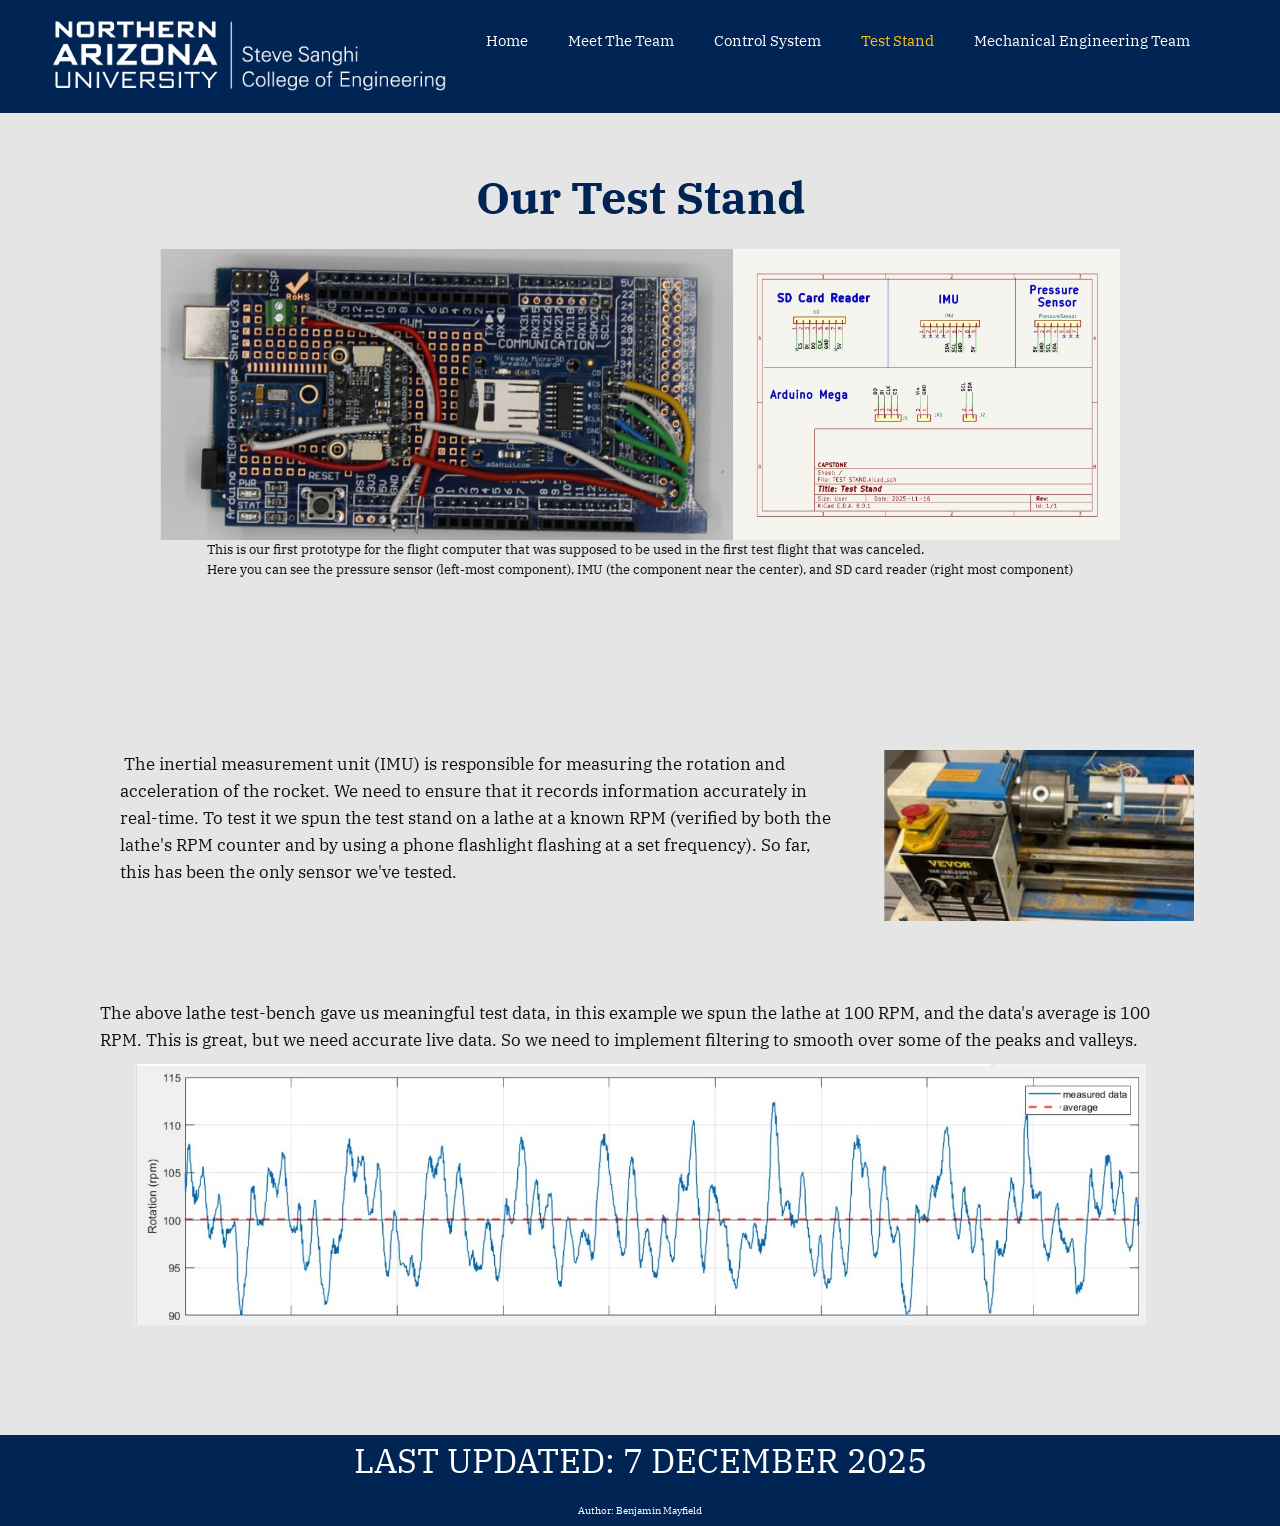
<file: TestStand.html>
<!DOCTYPE html>
<html style="font-size: 15px;" lang="en"><head>
    <meta name="viewport" content="width=device-width, initial-scale=1.0">
    <meta charset="utf-8">
    <meta name="keywords" content="">
    <meta name="description" content="">
    <title>TestStand</title>
    <link rel="stylesheet" href="nicepage.css" media="screen">
<link rel="stylesheet" href="TestStand.css" media="screen">
    <script class="u-script" type="text/javascript" src="jquery.js" defer=""></script>
    <script class="u-script" type="text/javascript" src="nicepage.js" defer=""></script>
    <meta name="generator" content="Nicepage 8.0.6, nicepage.com">
    
    
    
    
    <link id="u-page-google-font" rel="stylesheet" href="https://fonts.googleapis.com/css2?display=swap&amp;family=IBM+Plex+Serif:ital,wght@0,100;0,200;0,300;0,400;0,500;0,600;0,700;1,100;1,200;1,300;1,400;1,500;1,600;1,700">
    <script type="application/ld+json">{
		"@context": "http://schema.org",
		"@type": "Organization",
		"name": "Capstone"
}</script>
    <meta name="theme-color" content="#fac01a">
    <meta property="og:title" content="TestStand">
    <meta property="og:description" content="">
    <meta property="og:type" content="website">
  <meta data-intl-tel-input-cdn-path="intlTelInput/"></head>
  <body data-path-to-root="./" data-include-products="false" class="u-body u-clearfix u-xl-mode" data-lang="en"><header class="u-clearfix u-header u-palette-2-base u-valign-bottom-lg u-valign-bottom-md u-valign-bottom-sm u-valign-bottom-xs u-header" id="header"><div class="u-clearfix u-sheet u-sheet-1">
        <nav class="u-menu u-menu-one-level u-offcanvas u-menu-1" role="navigation" aria-label="Menu navigation">
          <div class="menu-collapse" style="font-size: 1rem; letter-spacing: 0px;">
            <a class="u-button-style u-custom-left-right-menu-spacing u-custom-padding-bottom u-custom-top-bottom-menu-spacing u-hamburger-link u-nav-link u-text-active-palette-1-base u-text-hover-palette-2-base" href="#" tabindex="-1" aria-label="Open menu" aria-controls="ec53">
              <svg class="u-svg-link" viewBox="0 0 24 24"><use xlink:href="#menu-hamburger"></use></svg>
              <svg class="u-svg-content" version="1.1" id="menu-hamburger" viewBox="0 0 16 16" x="0px" y="0px" xmlns:xlink="http://www.w3.org/1999/xlink" xmlns="http://www.w3.org/2000/svg"><g><rect y="1" width="16" height="2"></rect><rect y="7" width="16" height="2"></rect><rect y="13" width="16" height="2"></rect>
</g></svg>
            </a>
          </div>
          <div class="u-custom-menu u-nav-container">
            <ul role="menubar" class="u-nav u-unstyled u-nav-1"><li role="none" class="u-nav-item"><a role="menuitem" class="u-button-style u-nav-link u-text-active-palette-1-base u-text-hover-palette-2-base" href="./" style="padding: 10px 20px;">Home</a>
</li><li role="none" class="u-nav-item"><a role="menuitem" class="u-button-style u-nav-link u-text-active-palette-1-base u-text-hover-palette-2-base" href="Team.html" style="padding: 10px 20px;">Meet The Team</a>
</li><li role="none" class="u-nav-item"><a role="menuitem" class="u-button-style u-nav-link u-text-active-palette-1-base u-text-hover-palette-2-base" href="Control-System.html" style="padding: 10px 20px;">Control System</a>
</li><li role="none" class="u-nav-item"><a role="menuitem" class="u-button-style u-nav-link u-text-active-palette-1-base u-text-hover-palette-2-base" href="TestStand.html" style="padding: 10px 20px;">Test Stand</a>
</li><li role="none" class="u-nav-item"><a tabindex="-1" role="menuitem" class="u-button-style u-nav-link u-text-active-palette-1-base u-text-hover-palette-2-base" href="https://sce.nau.edu/capstone/projects/ME/2026/F25toSp26_Rocket/" target="_blank" style="padding: 10px 20px;">Mechanical Engineering Team</a>
</li></ul>
          </div>
          <div class="u-custom-menu u-nav-container-collapse" id="ec53" role="region" aria-label="Menu panel">
            <div class="u-black u-container-style u-inner-container-layout u-opacity u-opacity-95 u-sidenav">
              <div class="u-inner-container-layout u-sidenav-overflow">
                <div class="u-menu-close" tabindex="-1" aria-label="Close menu"></div>
                <ul class="u-align-center u-nav u-popupmenu-items u-unstyled u-nav-2" role="menubar"><li role="none" class="u-nav-item"><a role="menuitem" class="u-button-style u-nav-link" href="./">Home</a>
</li><li role="none" class="u-nav-item"><a role="menuitem" class="u-button-style u-nav-link" href="Team.html">Meet The Team</a>
</li><li role="none" class="u-nav-item"><a tabindex="-1" role="menuitem" class="u-button-style u-nav-link" href="new-page-afc3931e">Control System</a>
</li><li role="none" class="u-nav-item"><a role="menuitem" class="u-button-style u-nav-link" href="TestStand.html">Test Stand</a>
</li><li role="none" class="u-nav-item"><a tabindex="-1" role="menuitem" class="u-button-style u-nav-link" href="https://sce.nau.edu/capstone/projects/ME/2026/F25toSp26_Rocket/" target="_blank">Mechanical Engineering Team</a>
</li></ul>
              </div>
            </div>
            <div class="u-black u-menu-overlay u-opacity u-opacity-70"></div>
          </div>
        </nav>
        <img class="u-image u-image-contain u-image-default u-image-1" src="images/NAU_SteveSanghiCollegeofEngineering_wordmark-H_Rev-wht.png" alt="" data-image-width="1200" data-image-height="300">
      </div></header>
    <section class="u-clearfix u-custom-color-1 u-section-1" id="block-4">
      <div class="u-clearfix u-sheet u-valign-middle u-sheet-1">
        <h2 class="u-subtitle u-text u-text-default u-text-palette-2-base u-text-1">Our Test Stand </h2>
        <img class="u-image u-image-default u-image-1" src="images/testStand.jpg" alt="" data-image-width="1312" data-image-height="715">
        <img class="u-image u-image-default u-image-2" src="images/testBenchSchematic.jpg" alt="" data-image-width="1237" data-image-height="931">
        <p class="u-text u-text-default u-text-2">This is our first prototype for the flight computer that was supposed to be used in the first test flight that was canceled.<br>Here you can see the pressure sensor (left-most component), IMU (the component near the center), and SD card reader (right most component)
        </p>
      </div>
    </section>
    <section class="u-clearfix u-custom-color-1 u-section-2" id="block-5">
      <div class="u-clearfix u-sheet u-valign-middle u-sheet-1">
        <div class="data-layout-selected u-clearfix u-expanded-width u-layout-wrap u-layout-wrap-1">
          <div class="u-layout">
            <div class="u-layout-col">
              <div class="u-size-30">
                <div class="u-layout-row">
                  <div class="u-container-style u-layout-cell u-size-42 u-layout-cell-1">
                    <div class="u-container-layout u-container-layout-1">
                      <p class="u-text u-text-1">&nbsp;The inertial measurement unit (IMU) is responsible for measuring the rotation and acceleration of the rocket. We need to ensure that it records information accurately in real-time. To test it we spun the test stand on a lathe at a known RPM (verified by both the lathe's RPM counter and by using a phone flashlight flashing at a set frequency). So far, this has been the only sensor we've tested.<br>
                      </p>
                    </div>
                  </div>
                  <div class="u-container-style u-layout-cell u-size-18 u-layout-cell-2">
                    <div class="u-container-layout u-valign-middle u-container-layout-2">
                      <img class="u-expanded-width u-image u-image-1" src="images/testStandLathe.jpg" data-image-width="150" data-image-height="128">
                    </div>
                  </div>
                </div>
              </div>
              <div class="u-size-30">
                <div class="u-layout-row">
                  <div class="u-container-style u-layout-cell u-size-60 u-layout-cell-3">
                    <div class="u-container-layout u-valign-bottom-lg u-valign-bottom-md u-valign-bottom-sm u-valign-bottom-xs u-container-layout-3">
                      <p class="u-text u-text-default u-text-2">The above lathe test-bench gave us meaningful test data, in this example we spun the lathe at 100 RPM, and the data's average is 100 RPM. This is great, but we need accurate live data. So we need to implement filtering to smooth over some of the peaks and valleys.</p>
                      <img class="u-image u-image-default u-image-2" src="images/testBenchGraph.jpg" alt="" data-image-width="1627" data-image-height="420">
                    </div>
                  </div>
                </div>
              </div>
            </div>
          </div>
        </div>
      </div>
    </section>
    
    
    
    <footer class="u-align-center u-clearfix u-container-align-center u-footer u-palette-2-base u-footer" id="footer"><div class="u-clearfix u-sheet u-valign-middle u-sheet-1">
        <h3 class="u-headline u-text u-text-1">
          <a href="/">LAST UPDATED: 7 DECEMBER 2025<br><span style="font-size: 0.666667rem;"> Author: Benjamin Mayfield</span>
          </a>
        </h3>
      </div></footer>
  
</body></html>
</file>
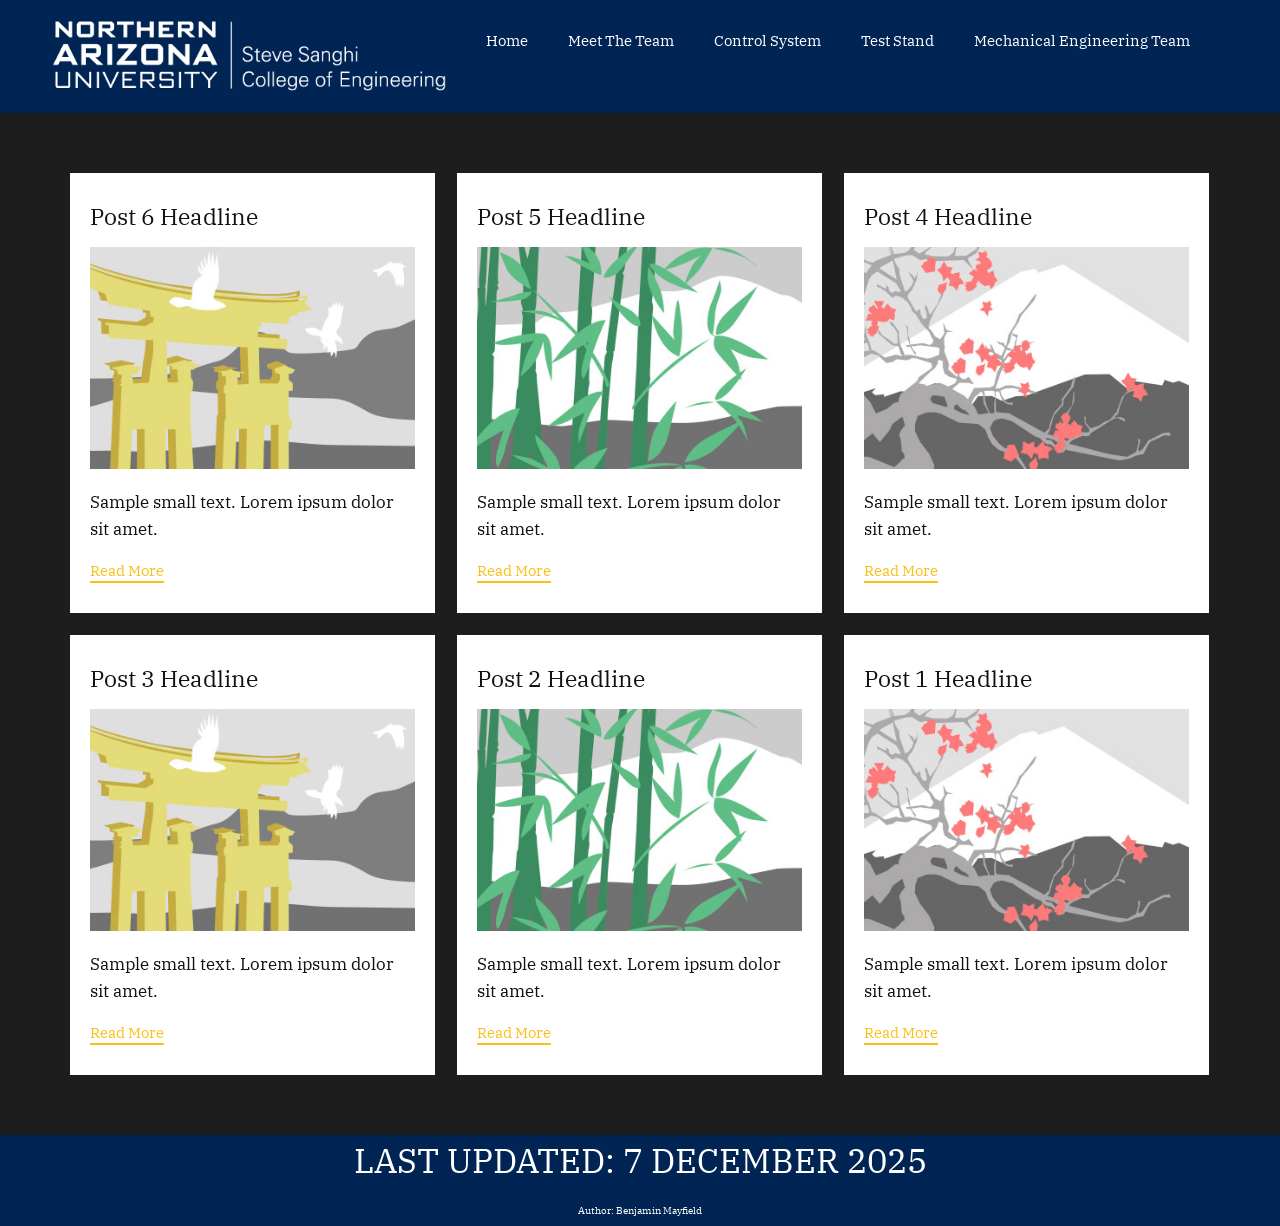
<file: blog/blog.html>
<!DOCTYPE html>
<html style="font-size: 15px;" lang="en"><head>
    <meta name="viewport" content="width=device-width, initial-scale=1.0">
    <meta charset="utf-8">
    <meta name="keywords" content="">
    <meta name="description" content="">
    <title>Blog</title>
    <link rel="stylesheet" href="../nicepage.css" media="screen">
<link rel="stylesheet" href="../Blog-Template.css" media="screen">
    <script class="u-script" type="text/javascript" src="../jquery.js" defer=""></script>
    <script class="u-script" type="text/javascript" src="../nicepage.js" defer=""></script>
    <meta name="generator" content="Nicepage 8.0.6, nicepage.com">
    
    
    
    <link id="u-page-google-font" rel="stylesheet" href="https://fonts.googleapis.com/css2?display=swap&amp;family=IBM+Plex+Serif:ital,wght@0,100;0,200;0,300;0,400;0,500;0,600;0,700;1,100;1,200;1,300;1,400;1,500;1,600;1,700">
    <script type="application/ld+json">{
		"@context": "http://schema.org",
		"@type": "Organization",
		"name": "Capstone"
}</script>
    <meta name="theme-color" content="#fac01a">
  <meta data-intl-tel-input-cdn-path="intlTelInput/"></head>
  <body data-path-to-root="../" data-include-products="false" class="u-body u-xl-mode" data-lang="en"><header class="u-clearfix u-header u-palette-2-base u-valign-bottom-lg u-valign-bottom-md u-valign-bottom-sm u-valign-bottom-xs u-header" id="header"><div class="u-clearfix u-sheet u-sheet-1">
        <nav class="u-menu u-menu-one-level u-offcanvas u-menu-1" role="navigation" aria-label="Menu navigation">
          <div class="menu-collapse" style="font-size: 1rem; letter-spacing: 0px;">
            <a class="u-button-style u-custom-left-right-menu-spacing u-custom-padding-bottom u-custom-top-bottom-menu-spacing u-hamburger-link u-nav-link u-text-active-palette-1-base u-text-hover-palette-2-base" href="#" tabindex="-1" aria-label="Open menu" aria-controls="ec53">
              <svg class="u-svg-link" viewBox="0 0 24 24"><use xlink:href="#menu-hamburger"></use></svg>
              <svg class="u-svg-content" version="1.1" id="menu-hamburger" viewBox="0 0 16 16" x="0px" y="0px" xmlns:xlink="http://www.w3.org/1999/xlink" xmlns="http://www.w3.org/2000/svg"><g><rect y="1" width="16" height="2"></rect><rect y="7" width="16" height="2"></rect><rect y="13" width="16" height="2"></rect>
</g></svg>
            </a>
          </div>
          <div class="u-custom-menu u-nav-container">
            <ul role="menubar" class="u-nav u-unstyled u-nav-1"><li role="none" class="u-nav-item"><a role="menuitem" class="u-button-style u-nav-link u-text-active-palette-1-base u-text-hover-palette-2-base" href="../" style="padding: 10px 20px;">Home</a>
</li><li role="none" class="u-nav-item"><a role="menuitem" class="u-button-style u-nav-link u-text-active-palette-1-base u-text-hover-palette-2-base" href="../Team.html" style="padding: 10px 20px;">Meet The Team</a>
</li><li role="none" class="u-nav-item"><a role="menuitem" class="u-button-style u-nav-link u-text-active-palette-1-base u-text-hover-palette-2-base" href="../Control-System.html" style="padding: 10px 20px;">Control System</a>
</li><li role="none" class="u-nav-item"><a role="menuitem" class="u-button-style u-nav-link u-text-active-palette-1-base u-text-hover-palette-2-base" href="../TestStand.html" style="padding: 10px 20px;">Test Stand</a>
</li><li role="none" class="u-nav-item"><a tabindex="-1" role="menuitem" class="u-button-style u-nav-link u-text-active-palette-1-base u-text-hover-palette-2-base" href="https://sce.nau.edu/capstone/projects/ME/2026/F25toSp26_Rocket/" target="_blank" style="padding: 10px 20px;">Mechanical Engineering Team</a>
</li></ul>
          </div>
          <div class="u-custom-menu u-nav-container-collapse" id="ec53" role="region" aria-label="Menu panel">
            <div class="u-black u-container-style u-inner-container-layout u-opacity u-opacity-95 u-sidenav">
              <div class="u-inner-container-layout u-sidenav-overflow">
                <div class="u-menu-close" tabindex="-1" aria-label="Close menu"></div>
                <ul class="u-align-center u-nav u-popupmenu-items u-unstyled u-nav-2" role="menubar"><li role="none" class="u-nav-item"><a role="menuitem" class="u-button-style u-nav-link" href="../">Home</a>
</li><li role="none" class="u-nav-item"><a role="menuitem" class="u-button-style u-nav-link" href="../Team.html">Meet The Team</a>
</li><li role="none" class="u-nav-item"><a tabindex="-1" role="menuitem" class="u-button-style u-nav-link" href="../new-page-afc3931e">Control System</a>
</li><li role="none" class="u-nav-item"><a role="menuitem" class="u-button-style u-nav-link" href="../TestStand.html">Test Stand</a>
</li><li role="none" class="u-nav-item"><a tabindex="-1" role="menuitem" class="u-button-style u-nav-link" href="https://sce.nau.edu/capstone/projects/ME/2026/F25toSp26_Rocket/" target="_blank">Mechanical Engineering Team</a>
</li></ul>
              </div>
            </div>
            <div class="u-black u-menu-overlay u-opacity u-opacity-70"></div>
          </div>
        </nav>
        <img class="u-image u-image-contain u-image-default u-image-1" src="../images/NAU_SteveSanghiCollegeofEngineering_wordmark-H_Rev-wht.png" alt="" data-image-width="1200" data-image-height="300">
      </div></header>
    <section class="u-clearfix u-section-1" id="block-1">
      <div class="u-clearfix u-sheet u-valign-middle u-sheet-1"><!--blog--><!--blog_options_json--><!--{"type":"Recent","source":"","tags":"","count":""}--><!--/blog_options_json-->
        <div class="u-blog u-expanded-width u-repeater u-repeater-1" data-blog-id="blog-1"><!--blog_post-->
          <div class="u-blog-post u-container-style u-repeater-item u-white u-repeater-item-1">
            <div class="u-container-layout u-similar-container u-valign-top u-container-layout-1"><!--blog_post_header-->
              <h4 class="u-blog-control u-text u-text-1">
                <a class="u-post-header-link" href="../blog/post-5.html">Post 6 Headline</a>
              </h4><!--/blog_post_header--><!--blog_post_image-->
              <img alt="" class="u-blog-control u-expanded-width u-image u-image-default u-image-1" src="../images/8ad73f3c.jpeg" data-href="../blog/post-5.html"><!--/blog_post_image--><!--blog_post_content-->
              <div class="u-blog-control u-post-content u-text u-text-2 fr-view">Sample small text. Lorem ipsum dolor sit amet.</div><!--/blog_post_content--><!--blog_post_readmore-->
              <a href="../blog/post-5.html" class="u-blog-control u-border-2 u-border-palette-1-base u-btn u-btn-rectangle u-button-style u-none u-btn-1"><!--blog_post_readmore_content--><!--options_json--><!--{"content":"","defaultValue":"Read More"}--><!--/options_json-->Read More<!--/blog_post_readmore_content--></a><!--/blog_post_readmore-->
            </div>
          </div><div class="u-blog-post u-container-style u-repeater-item u-video-cover u-white">
            <div class="u-container-layout u-similar-container u-valign-top u-container-layout-2"><!--blog_post_header-->
              <h4 class="u-blog-control u-text u-text-3">
                <a class="u-post-header-link" href="../blog/post-4.html">Post 5 Headline</a>
              </h4><!--/blog_post_header--><!--blog_post_image-->
              <img alt="" class="u-blog-control u-expanded-width u-image u-image-default u-image-2" src="../images/68f64b9d.jpeg" data-href="../blog/post-4.html"><!--/blog_post_image--><!--blog_post_content-->
              <div class="u-blog-control u-post-content u-text u-text-4 fr-view">Sample small text. Lorem ipsum dolor sit amet.</div><!--/blog_post_content--><!--blog_post_readmore-->
              <a href="../blog/post-4.html" class="u-blog-control u-border-2 u-border-palette-1-base u-btn u-btn-rectangle u-button-style u-none u-btn-2"><!--blog_post_readmore_content--><!--options_json--><!--{"content":"","defaultValue":"Read More"}--><!--/options_json-->Read More<!--/blog_post_readmore_content--></a><!--/blog_post_readmore-->
            </div>
          </div><div class="u-blog-post u-container-style u-repeater-item u-video-cover u-white">
            <div class="u-container-layout u-similar-container u-valign-top u-container-layout-3"><!--blog_post_header-->
              <h4 class="u-blog-control u-text u-text-5">
                <a class="u-post-header-link" href="../blog/post-3.html">Post 4 Headline</a>
              </h4><!--/blog_post_header--><!--blog_post_image-->
              <img alt="" class="u-blog-control u-expanded-width u-image u-image-default u-image-3" src="../images/0fd3416c.jpeg" data-href="../blog/post-3.html"><!--/blog_post_image--><!--blog_post_content-->
              <div class="u-blog-control u-post-content u-text u-text-6 fr-view">Sample small text. Lorem ipsum dolor sit amet.</div><!--/blog_post_content--><!--blog_post_readmore-->
              <a href="../blog/post-3.html" class="u-blog-control u-border-2 u-border-palette-1-base u-btn u-btn-rectangle u-button-style u-none u-btn-3"><!--blog_post_readmore_content--><!--options_json--><!--{"content":"","defaultValue":"Read More"}--><!--/options_json-->Read More<!--/blog_post_readmore_content--></a><!--/blog_post_readmore-->
            </div>
          </div><div class="u-blog-post u-container-style u-repeater-item u-white u-repeater-item-1">
            <div class="u-container-layout u-similar-container u-valign-top u-container-layout-1"><!--blog_post_header-->
              <h4 class="u-blog-control u-text u-text-1">
                <a class="u-post-header-link" href="../blog/post-2.html">Post 3 Headline</a>
              </h4><!--/blog_post_header--><!--blog_post_image-->
              <img alt="" class="u-blog-control u-expanded-width u-image u-image-default u-image-1" src="../images/8ad73f3c.jpeg" data-href="../blog/post-2.html"><!--/blog_post_image--><!--blog_post_content-->
              <div class="u-blog-control u-post-content u-text u-text-2 fr-view">Sample small text. Lorem ipsum dolor sit amet.</div><!--/blog_post_content--><!--blog_post_readmore-->
              <a href="../blog/post-2.html" class="u-blog-control u-border-2 u-border-palette-1-base u-btn u-btn-rectangle u-button-style u-none u-btn-1"><!--blog_post_readmore_content--><!--options_json--><!--{"content":"","defaultValue":"Read More"}--><!--/options_json-->Read More<!--/blog_post_readmore_content--></a><!--/blog_post_readmore-->
            </div>
          </div><div class="u-blog-post u-container-style u-repeater-item u-video-cover u-white">
            <div class="u-container-layout u-similar-container u-valign-top u-container-layout-2"><!--blog_post_header-->
              <h4 class="u-blog-control u-text u-text-3">
                <a class="u-post-header-link" href="../blog/post-1.html">Post 2 Headline</a>
              </h4><!--/blog_post_header--><!--blog_post_image-->
              <img alt="" class="u-blog-control u-expanded-width u-image u-image-default u-image-2" src="../images/68f64b9d.jpeg" data-href="../blog/post-1.html"><!--/blog_post_image--><!--blog_post_content-->
              <div class="u-blog-control u-post-content u-text u-text-4 fr-view">Sample small text. Lorem ipsum dolor sit amet.</div><!--/blog_post_content--><!--blog_post_readmore-->
              <a href="../blog/post-1.html" class="u-blog-control u-border-2 u-border-palette-1-base u-btn u-btn-rectangle u-button-style u-none u-btn-2"><!--blog_post_readmore_content--><!--options_json--><!--{"content":"","defaultValue":"Read More"}--><!--/options_json-->Read More<!--/blog_post_readmore_content--></a><!--/blog_post_readmore-->
            </div>
          </div><div class="u-blog-post u-container-style u-repeater-item u-video-cover u-white">
            <div class="u-container-layout u-similar-container u-valign-top u-container-layout-3"><!--blog_post_header-->
              <h4 class="u-blog-control u-text u-text-5">
                <a class="u-post-header-link" href="../blog/post.html">Post 1 Headline</a>
              </h4><!--/blog_post_header--><!--blog_post_image-->
              <img alt="" class="u-blog-control u-expanded-width u-image u-image-default u-image-3" src="../images/0fd3416c.jpeg" data-href="../blog/post.html"><!--/blog_post_image--><!--blog_post_content-->
              <div class="u-blog-control u-post-content u-text u-text-6 fr-view">Sample small text. Lorem ipsum dolor sit amet.</div><!--/blog_post_content--><!--blog_post_readmore-->
              <a href="../blog/post.html" class="u-blog-control u-border-2 u-border-palette-1-base u-btn u-btn-rectangle u-button-style u-none u-btn-3"><!--blog_post_readmore_content--><!--options_json--><!--{"content":"","defaultValue":"Read More"}--><!--/options_json-->Read More<!--/blog_post_readmore_content--></a><!--/blog_post_readmore-->
            </div>
          </div><!--/blog_post--><!--blog_post-->
          <!--/blog_post--><!--blog_post-->
          <!--/blog_post-->
        </div><!--/blog-->
      </div>
    </section>
    
    
    
    <footer class="u-align-center u-clearfix u-container-align-center u-footer u-palette-2-base u-footer" id="footer"><div class="u-clearfix u-sheet u-valign-middle u-sheet-1">
        <h3 class="u-headline u-text u-text-1">
          <a href="/">LAST UPDATED: 7 DECEMBER 2025<br><span style="font-size: 0.666667rem;"> Author: Benjamin Mayfield</span>
          </a>
        </h3>
      </div></footer>
  
</body></html>
</file>
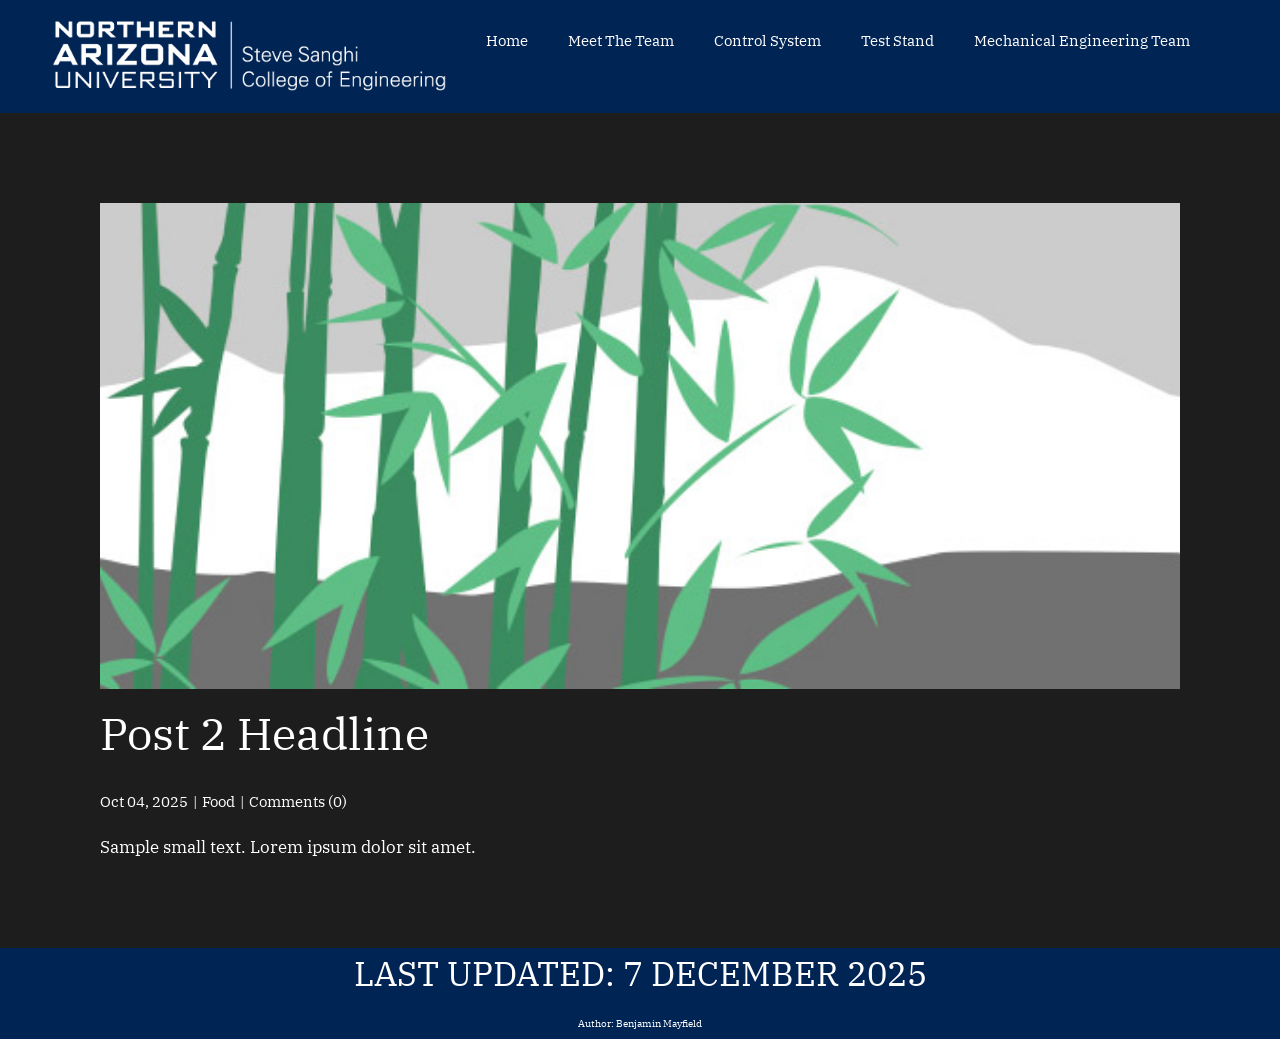
<file: blog/post-1.html>
<!DOCTYPE html>
<html style="font-size: 15px;" lang="en"><head>
    <meta name="viewport" content="width=device-width, initial-scale=1.0">
    <meta charset="utf-8">
    <meta name="keywords" content="Post 1 Headline">
    <meta name="description" content="">
    <title>Post 2 Headline</title>
    <link rel="stylesheet" href="../nicepage.css" media="screen">
<link rel="stylesheet" href="../Post-Template.css" media="screen">
    <script class="u-script" type="text/javascript" src="../jquery.js" defer=""></script>
    <script class="u-script" type="text/javascript" src="../nicepage.js" defer=""></script>
    <meta name="generator" content="Nicepage 8.0.6, nicepage.com">
    
    
    
    <link id="u-page-google-font" rel="stylesheet" href="https://fonts.googleapis.com/css2?display=swap&amp;family=IBM+Plex+Serif:ital,wght@0,100;0,200;0,300;0,400;0,500;0,600;0,700;1,100;1,200;1,300;1,400;1,500;1,600;1,700">
    <script type="application/ld+json">{
		"@context": "http://schema.org",
		"@type": "Organization",
		"name": "Capstone"
}</script>
    <meta name="theme-color" content="#fac01a">
  <meta data-intl-tel-input-cdn-path="intlTelInput/"></head>
  <body data-path-to-root="./" data-include-products="false" class="u-body u-xl-mode" data-lang="en"><header class="u-clearfix u-header u-palette-2-base u-valign-bottom-lg u-valign-bottom-md u-valign-bottom-sm u-valign-bottom-xs u-header" id="header"><div class="u-clearfix u-sheet u-sheet-1">
        <nav class="u-menu u-menu-one-level u-offcanvas u-menu-1" role="navigation" aria-label="Menu navigation">
          <div class="menu-collapse" style="font-size: 1rem; letter-spacing: 0px;">
            <a class="u-button-style u-custom-left-right-menu-spacing u-custom-padding-bottom u-custom-top-bottom-menu-spacing u-hamburger-link u-nav-link u-text-active-palette-1-base u-text-hover-palette-2-base" href="#" tabindex="-1" aria-label="Open menu" aria-controls="ec53">
              <svg class="u-svg-link" viewBox="0 0 24 24"><use xlink:href="#menu-hamburger"></use></svg>
              <svg class="u-svg-content" version="1.1" id="menu-hamburger" viewBox="0 0 16 16" x="0px" y="0px" xmlns:xlink="http://www.w3.org/1999/xlink" xmlns="http://www.w3.org/2000/svg"><g><rect y="1" width="16" height="2"></rect><rect y="7" width="16" height="2"></rect><rect y="13" width="16" height="2"></rect>
</g></svg>
            </a>
          </div>
          <div class="u-custom-menu u-nav-container">
            <ul role="menubar" class="u-nav u-unstyled u-nav-1"><li role="none" class="u-nav-item"><a role="menuitem" class="u-button-style u-nav-link u-text-active-palette-1-base u-text-hover-palette-2-base" href="../" style="padding: 10px 20px;">Home</a>
</li><li role="none" class="u-nav-item"><a role="menuitem" class="u-button-style u-nav-link u-text-active-palette-1-base u-text-hover-palette-2-base" href="../Team.html" style="padding: 10px 20px;">Meet The Team</a>
</li><li role="none" class="u-nav-item"><a role="menuitem" class="u-button-style u-nav-link u-text-active-palette-1-base u-text-hover-palette-2-base" href="../Control-System.html" style="padding: 10px 20px;">Control System</a>
</li><li role="none" class="u-nav-item"><a role="menuitem" class="u-button-style u-nav-link u-text-active-palette-1-base u-text-hover-palette-2-base" href="../TestStand.html" style="padding: 10px 20px;">Test Stand</a>
</li><li role="none" class="u-nav-item"><a tabindex="-1" role="menuitem" class="u-button-style u-nav-link u-text-active-palette-1-base u-text-hover-palette-2-base" href="https://sce.nau.edu/capstone/projects/ME/2026/F25toSp26_Rocket/" target="_blank" style="padding: 10px 20px;">Mechanical Engineering Team</a>
</li></ul>
          </div>
          <div class="u-custom-menu u-nav-container-collapse" id="ec53" role="region" aria-label="Menu panel">
            <div class="u-black u-container-style u-inner-container-layout u-opacity u-opacity-95 u-sidenav">
              <div class="u-inner-container-layout u-sidenav-overflow">
                <div class="u-menu-close" tabindex="-1" aria-label="Close menu"></div>
                <ul class="u-align-center u-nav u-popupmenu-items u-unstyled u-nav-2" role="menubar"><li role="none" class="u-nav-item"><a role="menuitem" class="u-button-style u-nav-link" href="../">Home</a>
</li><li role="none" class="u-nav-item"><a role="menuitem" class="u-button-style u-nav-link" href="../Team.html">Meet The Team</a>
</li><li role="none" class="u-nav-item"><a tabindex="-1" role="menuitem" class="u-button-style u-nav-link" href="../new-page-afc3931e">Control System</a>
</li><li role="none" class="u-nav-item"><a role="menuitem" class="u-button-style u-nav-link" href="../TestStand.html">Test Stand</a>
</li><li role="none" class="u-nav-item"><a tabindex="-1" role="menuitem" class="u-button-style u-nav-link" href="https://sce.nau.edu/capstone/projects/ME/2026/F25toSp26_Rocket/" target="_blank">Mechanical Engineering Team</a>
</li></ul>
              </div>
            </div>
            <div class="u-black u-menu-overlay u-opacity u-opacity-70"></div>
          </div>
        </nav>
        <img class="u-image u-image-contain u-image-default u-image-1" src="../images/NAU_SteveSanghiCollegeofEngineering_wordmark-H_Rev-wht.png" alt="" data-image-width="1200" data-image-height="300">
      </div></header>
    <section class="u-align-center u-clearfix u-section-1" id="block-1">
      <div class="u-clearfix u-sheet u-valign-middle-md u-valign-middle-sm u-valign-middle-xs u-sheet-1"><!--post_details--><!--post_details_options_json--><!--{"source":""}--><!--/post_details_options_json--><!--blog_post-->
        <div class="u-container-style u-expanded-width u-post-details u-post-details-1">
          <div class="u-container-layout u-valign-middle u-container-layout-1"><!--blog_post_image-->
            <img alt="" class="u-blog-control u-expanded-width u-image u-image-default u-image-1" src="../images/68f64b9d.jpeg"><!--/blog_post_image--><!--blog_post_header-->
            <h2 class="u-blog-control u-text u-text-1">Post 2 Headline</h2><!--/blog_post_header--><!--blog_post_metadata-->
            <div class="u-blog-control u-metadata u-metadata-1"><!--blog_post_metadata_date--><span class="u-meta-date u-meta-icon">Oct 04, 2025</span><!--/blog_post_metadata_date--><!--blog_post_metadata_category--><span class="u-meta-category u-meta-icon"><a href="/blog/blog.html#/blog-1///1">Food</a></span><!--/blog_post_metadata_category--><!--blog_post_metadata_comments--><span class="u-meta-comments u-meta-icon"><!--blog_post_metadata_comments_content-->Comments (0)<!--/blog_post_metadata_comments_content--></span><!--/blog_post_metadata_comments-->
            </div><!--/blog_post_metadata--><!--blog_post_content-->
            <div class="u-align-justify u-blog-control u-post-content u-text u-text-2 fr-view">
  <p>Sample small text. Lorem ipsum dolor sit amet.</p>
  </div><!--/blog_post_content-->
          </div>
        </div><!--/blog_post--><!--/post_details-->
      </div>
    </section>
    
    
    
    <footer class="u-align-center u-clearfix u-container-align-center u-footer u-palette-2-base u-footer" id="footer"><div class="u-clearfix u-sheet u-valign-middle u-sheet-1">
        <h3 class="u-headline u-text u-text-1">
          <a href="/">LAST UPDATED: 7 DECEMBER 2025<br><span style="font-size: 0.666667rem;"> Author: Benjamin Mayfield</span>
          </a>
        </h3>
      </div></footer>
  
</body></html>
</file>
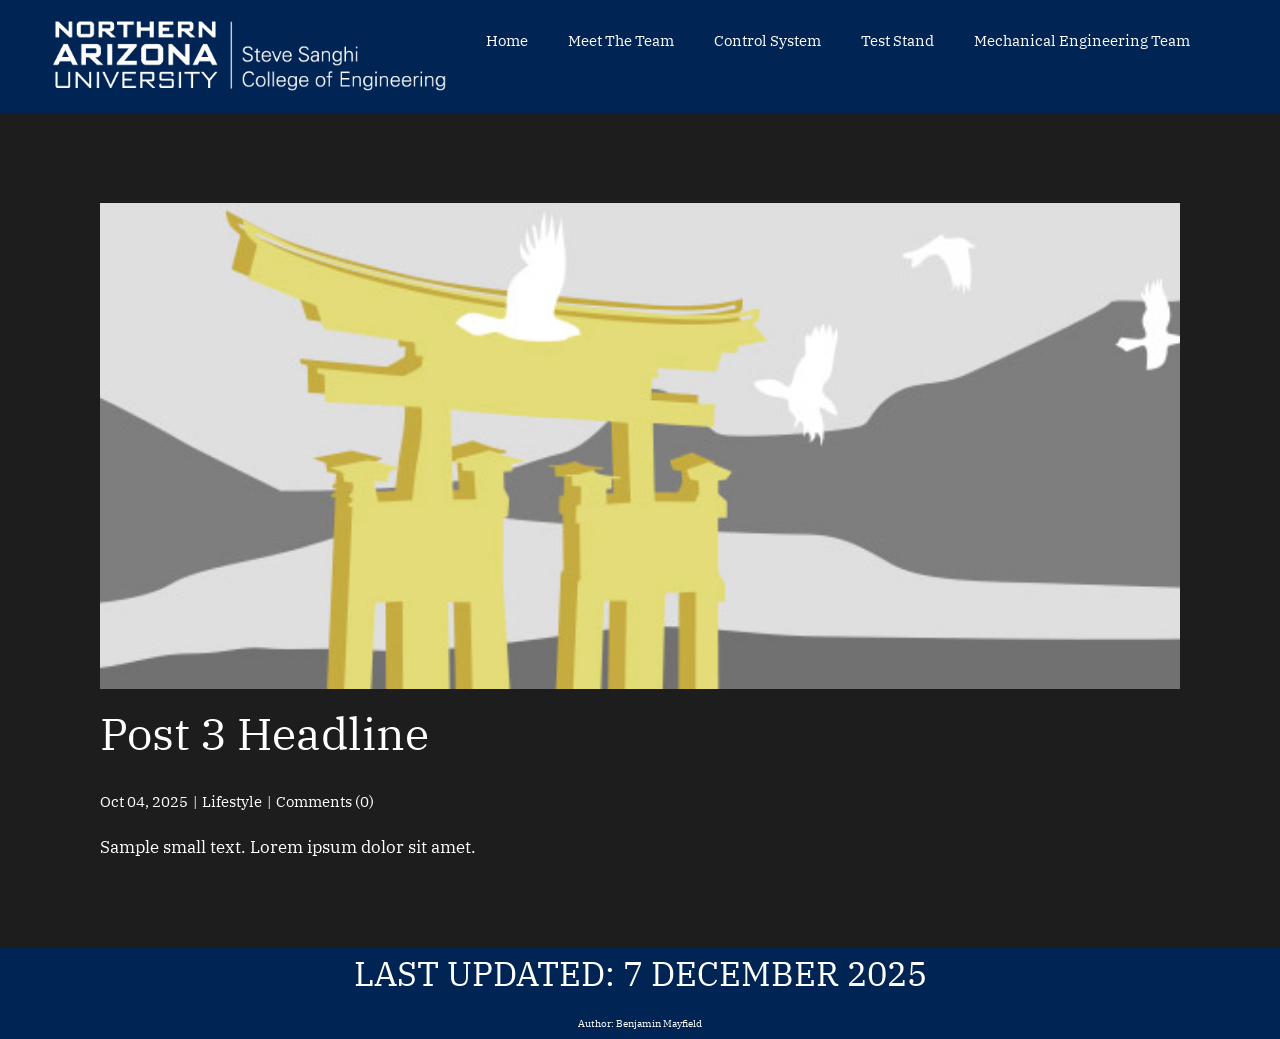
<file: blog/post-2.html>
<!DOCTYPE html>
<html style="font-size: 15px;" lang="en"><head>
    <meta name="viewport" content="width=device-width, initial-scale=1.0">
    <meta charset="utf-8">
    <meta name="keywords" content="Post 1 Headline">
    <meta name="description" content="">
    <title>Post 3 Headline</title>
    <link rel="stylesheet" href="../nicepage.css" media="screen">
<link rel="stylesheet" href="../Post-Template.css" media="screen">
    <script class="u-script" type="text/javascript" src="../jquery.js" defer=""></script>
    <script class="u-script" type="text/javascript" src="../nicepage.js" defer=""></script>
    <meta name="generator" content="Nicepage 8.0.6, nicepage.com">
    
    
    
    <link id="u-page-google-font" rel="stylesheet" href="https://fonts.googleapis.com/css2?display=swap&amp;family=IBM+Plex+Serif:ital,wght@0,100;0,200;0,300;0,400;0,500;0,600;0,700;1,100;1,200;1,300;1,400;1,500;1,600;1,700">
    <script type="application/ld+json">{
		"@context": "http://schema.org",
		"@type": "Organization",
		"name": "Capstone"
}</script>
    <meta name="theme-color" content="#fac01a">
  <meta data-intl-tel-input-cdn-path="intlTelInput/"></head>
  <body data-path-to-root="./" data-include-products="false" class="u-body u-xl-mode" data-lang="en"><header class="u-clearfix u-header u-palette-2-base u-valign-bottom-lg u-valign-bottom-md u-valign-bottom-sm u-valign-bottom-xs u-header" id="header"><div class="u-clearfix u-sheet u-sheet-1">
        <nav class="u-menu u-menu-one-level u-offcanvas u-menu-1" role="navigation" aria-label="Menu navigation">
          <div class="menu-collapse" style="font-size: 1rem; letter-spacing: 0px;">
            <a class="u-button-style u-custom-left-right-menu-spacing u-custom-padding-bottom u-custom-top-bottom-menu-spacing u-hamburger-link u-nav-link u-text-active-palette-1-base u-text-hover-palette-2-base" href="#" tabindex="-1" aria-label="Open menu" aria-controls="ec53">
              <svg class="u-svg-link" viewBox="0 0 24 24"><use xlink:href="#menu-hamburger"></use></svg>
              <svg class="u-svg-content" version="1.1" id="menu-hamburger" viewBox="0 0 16 16" x="0px" y="0px" xmlns:xlink="http://www.w3.org/1999/xlink" xmlns="http://www.w3.org/2000/svg"><g><rect y="1" width="16" height="2"></rect><rect y="7" width="16" height="2"></rect><rect y="13" width="16" height="2"></rect>
</g></svg>
            </a>
          </div>
          <div class="u-custom-menu u-nav-container">
            <ul role="menubar" class="u-nav u-unstyled u-nav-1"><li role="none" class="u-nav-item"><a role="menuitem" class="u-button-style u-nav-link u-text-active-palette-1-base u-text-hover-palette-2-base" href="../" style="padding: 10px 20px;">Home</a>
</li><li role="none" class="u-nav-item"><a role="menuitem" class="u-button-style u-nav-link u-text-active-palette-1-base u-text-hover-palette-2-base" href="../Team.html" style="padding: 10px 20px;">Meet The Team</a>
</li><li role="none" class="u-nav-item"><a role="menuitem" class="u-button-style u-nav-link u-text-active-palette-1-base u-text-hover-palette-2-base" href="../Control-System.html" style="padding: 10px 20px;">Control System</a>
</li><li role="none" class="u-nav-item"><a role="menuitem" class="u-button-style u-nav-link u-text-active-palette-1-base u-text-hover-palette-2-base" href="../TestStand.html" style="padding: 10px 20px;">Test Stand</a>
</li><li role="none" class="u-nav-item"><a tabindex="-1" role="menuitem" class="u-button-style u-nav-link u-text-active-palette-1-base u-text-hover-palette-2-base" href="https://sce.nau.edu/capstone/projects/ME/2026/F25toSp26_Rocket/" target="_blank" style="padding: 10px 20px;">Mechanical Engineering Team</a>
</li></ul>
          </div>
          <div class="u-custom-menu u-nav-container-collapse" id="ec53" role="region" aria-label="Menu panel">
            <div class="u-black u-container-style u-inner-container-layout u-opacity u-opacity-95 u-sidenav">
              <div class="u-inner-container-layout u-sidenav-overflow">
                <div class="u-menu-close" tabindex="-1" aria-label="Close menu"></div>
                <ul class="u-align-center u-nav u-popupmenu-items u-unstyled u-nav-2" role="menubar"><li role="none" class="u-nav-item"><a role="menuitem" class="u-button-style u-nav-link" href="../">Home</a>
</li><li role="none" class="u-nav-item"><a role="menuitem" class="u-button-style u-nav-link" href="../Team.html">Meet The Team</a>
</li><li role="none" class="u-nav-item"><a tabindex="-1" role="menuitem" class="u-button-style u-nav-link" href="../new-page-afc3931e">Control System</a>
</li><li role="none" class="u-nav-item"><a role="menuitem" class="u-button-style u-nav-link" href="../TestStand.html">Test Stand</a>
</li><li role="none" class="u-nav-item"><a tabindex="-1" role="menuitem" class="u-button-style u-nav-link" href="https://sce.nau.edu/capstone/projects/ME/2026/F25toSp26_Rocket/" target="_blank">Mechanical Engineering Team</a>
</li></ul>
              </div>
            </div>
            <div class="u-black u-menu-overlay u-opacity u-opacity-70"></div>
          </div>
        </nav>
        <img class="u-image u-image-contain u-image-default u-image-1" src="../images/NAU_SteveSanghiCollegeofEngineering_wordmark-H_Rev-wht.png" alt="" data-image-width="1200" data-image-height="300">
      </div></header>
    <section class="u-align-center u-clearfix u-section-1" id="block-1">
      <div class="u-clearfix u-sheet u-valign-middle-md u-valign-middle-sm u-valign-middle-xs u-sheet-1"><!--post_details--><!--post_details_options_json--><!--{"source":""}--><!--/post_details_options_json--><!--blog_post-->
        <div class="u-container-style u-expanded-width u-post-details u-post-details-1">
          <div class="u-container-layout u-valign-middle u-container-layout-1"><!--blog_post_image-->
            <img alt="" class="u-blog-control u-expanded-width u-image u-image-default u-image-1" src="../images/8ad73f3c.jpeg"><!--/blog_post_image--><!--blog_post_header-->
            <h2 class="u-blog-control u-text u-text-1">Post 3 Headline</h2><!--/blog_post_header--><!--blog_post_metadata-->
            <div class="u-blog-control u-metadata u-metadata-1"><!--blog_post_metadata_date--><span class="u-meta-date u-meta-icon">Oct 04, 2025</span><!--/blog_post_metadata_date--><!--blog_post_metadata_category--><span class="u-meta-category u-meta-icon"><a href="/blog/blog.html#/blog-1///3">Lifestyle</a></span><!--/blog_post_metadata_category--><!--blog_post_metadata_comments--><span class="u-meta-comments u-meta-icon"><!--blog_post_metadata_comments_content-->Comments (0)<!--/blog_post_metadata_comments_content--></span><!--/blog_post_metadata_comments-->
            </div><!--/blog_post_metadata--><!--blog_post_content-->
            <div class="u-align-justify u-blog-control u-post-content u-text u-text-2 fr-view">
  <p>Sample small text. Lorem ipsum dolor sit amet.</p>
  </div><!--/blog_post_content-->
          </div>
        </div><!--/blog_post--><!--/post_details-->
      </div>
    </section>
    
    
    
    <footer class="u-align-center u-clearfix u-container-align-center u-footer u-palette-2-base u-footer" id="footer"><div class="u-clearfix u-sheet u-valign-middle u-sheet-1">
        <h3 class="u-headline u-text u-text-1">
          <a href="/">LAST UPDATED: 7 DECEMBER 2025<br><span style="font-size: 0.666667rem;"> Author: Benjamin Mayfield</span>
          </a>
        </h3>
      </div></footer>
  
</body></html>
</file>
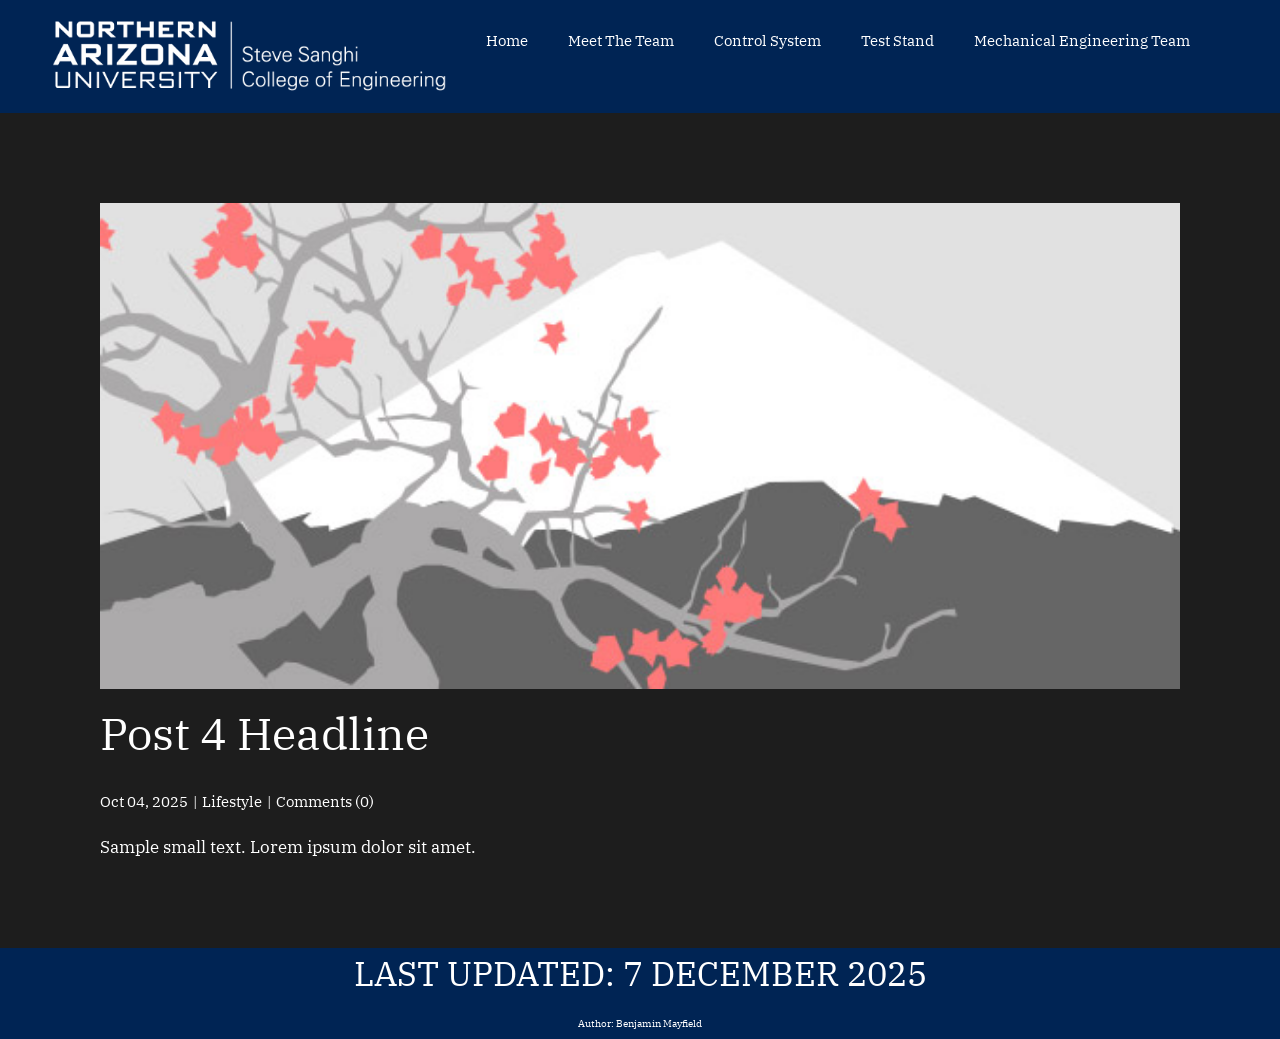
<file: blog/post-3.html>
<!DOCTYPE html>
<html style="font-size: 15px;" lang="en"><head>
    <meta name="viewport" content="width=device-width, initial-scale=1.0">
    <meta charset="utf-8">
    <meta name="keywords" content="Post 1 Headline">
    <meta name="description" content="">
    <title>Post 4 Headline</title>
    <link rel="stylesheet" href="../nicepage.css" media="screen">
<link rel="stylesheet" href="../Post-Template.css" media="screen">
    <script class="u-script" type="text/javascript" src="../jquery.js" defer=""></script>
    <script class="u-script" type="text/javascript" src="../nicepage.js" defer=""></script>
    <meta name="generator" content="Nicepage 8.0.6, nicepage.com">
    
    
    
    <link id="u-page-google-font" rel="stylesheet" href="https://fonts.googleapis.com/css2?display=swap&amp;family=IBM+Plex+Serif:ital,wght@0,100;0,200;0,300;0,400;0,500;0,600;0,700;1,100;1,200;1,300;1,400;1,500;1,600;1,700">
    <script type="application/ld+json">{
		"@context": "http://schema.org",
		"@type": "Organization",
		"name": "Capstone"
}</script>
    <meta name="theme-color" content="#fac01a">
  <meta data-intl-tel-input-cdn-path="intlTelInput/"></head>
  <body data-path-to-root="./" data-include-products="false" class="u-body u-xl-mode" data-lang="en"><header class="u-clearfix u-header u-palette-2-base u-valign-bottom-lg u-valign-bottom-md u-valign-bottom-sm u-valign-bottom-xs u-header" id="header"><div class="u-clearfix u-sheet u-sheet-1">
        <nav class="u-menu u-menu-one-level u-offcanvas u-menu-1" role="navigation" aria-label="Menu navigation">
          <div class="menu-collapse" style="font-size: 1rem; letter-spacing: 0px;">
            <a class="u-button-style u-custom-left-right-menu-spacing u-custom-padding-bottom u-custom-top-bottom-menu-spacing u-hamburger-link u-nav-link u-text-active-palette-1-base u-text-hover-palette-2-base" href="#" tabindex="-1" aria-label="Open menu" aria-controls="ec53">
              <svg class="u-svg-link" viewBox="0 0 24 24"><use xlink:href="#menu-hamburger"></use></svg>
              <svg class="u-svg-content" version="1.1" id="menu-hamburger" viewBox="0 0 16 16" x="0px" y="0px" xmlns:xlink="http://www.w3.org/1999/xlink" xmlns="http://www.w3.org/2000/svg"><g><rect y="1" width="16" height="2"></rect><rect y="7" width="16" height="2"></rect><rect y="13" width="16" height="2"></rect>
</g></svg>
            </a>
          </div>
          <div class="u-custom-menu u-nav-container">
            <ul role="menubar" class="u-nav u-unstyled u-nav-1"><li role="none" class="u-nav-item"><a role="menuitem" class="u-button-style u-nav-link u-text-active-palette-1-base u-text-hover-palette-2-base" href="../" style="padding: 10px 20px;">Home</a>
</li><li role="none" class="u-nav-item"><a role="menuitem" class="u-button-style u-nav-link u-text-active-palette-1-base u-text-hover-palette-2-base" href="../Team.html" style="padding: 10px 20px;">Meet The Team</a>
</li><li role="none" class="u-nav-item"><a role="menuitem" class="u-button-style u-nav-link u-text-active-palette-1-base u-text-hover-palette-2-base" href="../Control-System.html" style="padding: 10px 20px;">Control System</a>
</li><li role="none" class="u-nav-item"><a role="menuitem" class="u-button-style u-nav-link u-text-active-palette-1-base u-text-hover-palette-2-base" href="../TestStand.html" style="padding: 10px 20px;">Test Stand</a>
</li><li role="none" class="u-nav-item"><a tabindex="-1" role="menuitem" class="u-button-style u-nav-link u-text-active-palette-1-base u-text-hover-palette-2-base" href="https://sce.nau.edu/capstone/projects/ME/2026/F25toSp26_Rocket/" target="_blank" style="padding: 10px 20px;">Mechanical Engineering Team</a>
</li></ul>
          </div>
          <div class="u-custom-menu u-nav-container-collapse" id="ec53" role="region" aria-label="Menu panel">
            <div class="u-black u-container-style u-inner-container-layout u-opacity u-opacity-95 u-sidenav">
              <div class="u-inner-container-layout u-sidenav-overflow">
                <div class="u-menu-close" tabindex="-1" aria-label="Close menu"></div>
                <ul class="u-align-center u-nav u-popupmenu-items u-unstyled u-nav-2" role="menubar"><li role="none" class="u-nav-item"><a role="menuitem" class="u-button-style u-nav-link" href="../">Home</a>
</li><li role="none" class="u-nav-item"><a role="menuitem" class="u-button-style u-nav-link" href="../Team.html">Meet The Team</a>
</li><li role="none" class="u-nav-item"><a tabindex="-1" role="menuitem" class="u-button-style u-nav-link" href="../new-page-afc3931e">Control System</a>
</li><li role="none" class="u-nav-item"><a role="menuitem" class="u-button-style u-nav-link" href="../TestStand.html">Test Stand</a>
</li><li role="none" class="u-nav-item"><a tabindex="-1" role="menuitem" class="u-button-style u-nav-link" href="https://sce.nau.edu/capstone/projects/ME/2026/F25toSp26_Rocket/" target="_blank">Mechanical Engineering Team</a>
</li></ul>
              </div>
            </div>
            <div class="u-black u-menu-overlay u-opacity u-opacity-70"></div>
          </div>
        </nav>
        <img class="u-image u-image-contain u-image-default u-image-1" src="../images/NAU_SteveSanghiCollegeofEngineering_wordmark-H_Rev-wht.png" alt="" data-image-width="1200" data-image-height="300">
      </div></header>
    <section class="u-align-center u-clearfix u-section-1" id="block-1">
      <div class="u-clearfix u-sheet u-valign-middle-md u-valign-middle-sm u-valign-middle-xs u-sheet-1"><!--post_details--><!--post_details_options_json--><!--{"source":""}--><!--/post_details_options_json--><!--blog_post-->
        <div class="u-container-style u-expanded-width u-post-details u-post-details-1">
          <div class="u-container-layout u-valign-middle u-container-layout-1"><!--blog_post_image-->
            <img alt="" class="u-blog-control u-expanded-width u-image u-image-default u-image-1" src="../images/0fd3416c.jpeg"><!--/blog_post_image--><!--blog_post_header-->
            <h2 class="u-blog-control u-text u-text-1">Post 4 Headline</h2><!--/blog_post_header--><!--blog_post_metadata-->
            <div class="u-blog-control u-metadata u-metadata-1"><!--blog_post_metadata_date--><span class="u-meta-date u-meta-icon">Oct 04, 2025</span><!--/blog_post_metadata_date--><!--blog_post_metadata_category--><span class="u-meta-category u-meta-icon"><a href="/blog/blog.html#/blog-1///3">Lifestyle</a></span><!--/blog_post_metadata_category--><!--blog_post_metadata_comments--><span class="u-meta-comments u-meta-icon"><!--blog_post_metadata_comments_content-->Comments (0)<!--/blog_post_metadata_comments_content--></span><!--/blog_post_metadata_comments-->
            </div><!--/blog_post_metadata--><!--blog_post_content-->
            <div class="u-align-justify u-blog-control u-post-content u-text u-text-2 fr-view">
  <p>Sample small text. Lorem ipsum dolor sit amet.</p>
  </div><!--/blog_post_content-->
          </div>
        </div><!--/blog_post--><!--/post_details-->
      </div>
    </section>
    
    
    
    <footer class="u-align-center u-clearfix u-container-align-center u-footer u-palette-2-base u-footer" id="footer"><div class="u-clearfix u-sheet u-valign-middle u-sheet-1">
        <h3 class="u-headline u-text u-text-1">
          <a href="/">LAST UPDATED: 7 DECEMBER 2025<br><span style="font-size: 0.666667rem;"> Author: Benjamin Mayfield</span>
          </a>
        </h3>
      </div></footer>
  
</body></html>
</file>
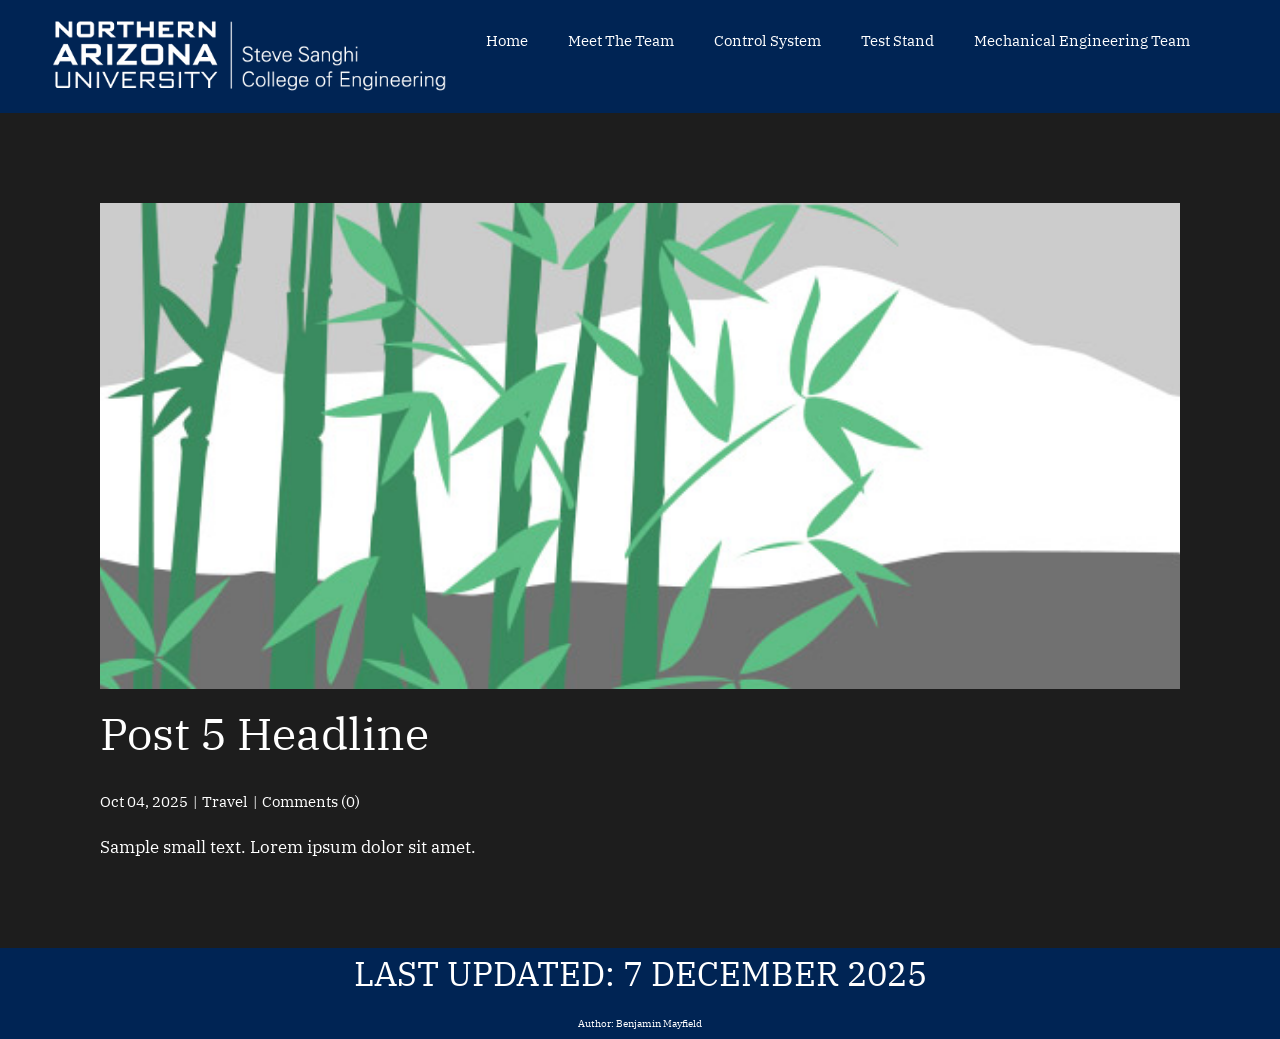
<file: blog/post-4.html>
<!DOCTYPE html>
<html style="font-size: 15px;" lang="en"><head>
    <meta name="viewport" content="width=device-width, initial-scale=1.0">
    <meta charset="utf-8">
    <meta name="keywords" content="Post 1 Headline">
    <meta name="description" content="">
    <title>Post 5 Headline</title>
    <link rel="stylesheet" href="../nicepage.css" media="screen">
<link rel="stylesheet" href="../Post-Template.css" media="screen">
    <script class="u-script" type="text/javascript" src="../jquery.js" defer=""></script>
    <script class="u-script" type="text/javascript" src="../nicepage.js" defer=""></script>
    <meta name="generator" content="Nicepage 8.0.6, nicepage.com">
    
    
    
    <link id="u-page-google-font" rel="stylesheet" href="https://fonts.googleapis.com/css2?display=swap&amp;family=IBM+Plex+Serif:ital,wght@0,100;0,200;0,300;0,400;0,500;0,600;0,700;1,100;1,200;1,300;1,400;1,500;1,600;1,700">
    <script type="application/ld+json">{
		"@context": "http://schema.org",
		"@type": "Organization",
		"name": "Capstone"
}</script>
    <meta name="theme-color" content="#fac01a">
  <meta data-intl-tel-input-cdn-path="intlTelInput/"></head>
  <body data-path-to-root="./" data-include-products="false" class="u-body u-xl-mode" data-lang="en"><header class="u-clearfix u-header u-palette-2-base u-valign-bottom-lg u-valign-bottom-md u-valign-bottom-sm u-valign-bottom-xs u-header" id="header"><div class="u-clearfix u-sheet u-sheet-1">
        <nav class="u-menu u-menu-one-level u-offcanvas u-menu-1" role="navigation" aria-label="Menu navigation">
          <div class="menu-collapse" style="font-size: 1rem; letter-spacing: 0px;">
            <a class="u-button-style u-custom-left-right-menu-spacing u-custom-padding-bottom u-custom-top-bottom-menu-spacing u-hamburger-link u-nav-link u-text-active-palette-1-base u-text-hover-palette-2-base" href="#" tabindex="-1" aria-label="Open menu" aria-controls="ec53">
              <svg class="u-svg-link" viewBox="0 0 24 24"><use xlink:href="#menu-hamburger"></use></svg>
              <svg class="u-svg-content" version="1.1" id="menu-hamburger" viewBox="0 0 16 16" x="0px" y="0px" xmlns:xlink="http://www.w3.org/1999/xlink" xmlns="http://www.w3.org/2000/svg"><g><rect y="1" width="16" height="2"></rect><rect y="7" width="16" height="2"></rect><rect y="13" width="16" height="2"></rect>
</g></svg>
            </a>
          </div>
          <div class="u-custom-menu u-nav-container">
            <ul role="menubar" class="u-nav u-unstyled u-nav-1"><li role="none" class="u-nav-item"><a role="menuitem" class="u-button-style u-nav-link u-text-active-palette-1-base u-text-hover-palette-2-base" href="../" style="padding: 10px 20px;">Home</a>
</li><li role="none" class="u-nav-item"><a role="menuitem" class="u-button-style u-nav-link u-text-active-palette-1-base u-text-hover-palette-2-base" href="../Team.html" style="padding: 10px 20px;">Meet The Team</a>
</li><li role="none" class="u-nav-item"><a role="menuitem" class="u-button-style u-nav-link u-text-active-palette-1-base u-text-hover-palette-2-base" href="../Control-System.html" style="padding: 10px 20px;">Control System</a>
</li><li role="none" class="u-nav-item"><a role="menuitem" class="u-button-style u-nav-link u-text-active-palette-1-base u-text-hover-palette-2-base" href="../TestStand.html" style="padding: 10px 20px;">Test Stand</a>
</li><li role="none" class="u-nav-item"><a tabindex="-1" role="menuitem" class="u-button-style u-nav-link u-text-active-palette-1-base u-text-hover-palette-2-base" href="https://sce.nau.edu/capstone/projects/ME/2026/F25toSp26_Rocket/" target="_blank" style="padding: 10px 20px;">Mechanical Engineering Team</a>
</li></ul>
          </div>
          <div class="u-custom-menu u-nav-container-collapse" id="ec53" role="region" aria-label="Menu panel">
            <div class="u-black u-container-style u-inner-container-layout u-opacity u-opacity-95 u-sidenav">
              <div class="u-inner-container-layout u-sidenav-overflow">
                <div class="u-menu-close" tabindex="-1" aria-label="Close menu"></div>
                <ul class="u-align-center u-nav u-popupmenu-items u-unstyled u-nav-2" role="menubar"><li role="none" class="u-nav-item"><a role="menuitem" class="u-button-style u-nav-link" href="../">Home</a>
</li><li role="none" class="u-nav-item"><a role="menuitem" class="u-button-style u-nav-link" href="../Team.html">Meet The Team</a>
</li><li role="none" class="u-nav-item"><a tabindex="-1" role="menuitem" class="u-button-style u-nav-link" href="../new-page-afc3931e">Control System</a>
</li><li role="none" class="u-nav-item"><a role="menuitem" class="u-button-style u-nav-link" href="../TestStand.html">Test Stand</a>
</li><li role="none" class="u-nav-item"><a tabindex="-1" role="menuitem" class="u-button-style u-nav-link" href="https://sce.nau.edu/capstone/projects/ME/2026/F25toSp26_Rocket/" target="_blank">Mechanical Engineering Team</a>
</li></ul>
              </div>
            </div>
            <div class="u-black u-menu-overlay u-opacity u-opacity-70"></div>
          </div>
        </nav>
        <img class="u-image u-image-contain u-image-default u-image-1" src="../images/NAU_SteveSanghiCollegeofEngineering_wordmark-H_Rev-wht.png" alt="" data-image-width="1200" data-image-height="300">
      </div></header>
    <section class="u-align-center u-clearfix u-section-1" id="block-1">
      <div class="u-clearfix u-sheet u-valign-middle-md u-valign-middle-sm u-valign-middle-xs u-sheet-1"><!--post_details--><!--post_details_options_json--><!--{"source":""}--><!--/post_details_options_json--><!--blog_post-->
        <div class="u-container-style u-expanded-width u-post-details u-post-details-1">
          <div class="u-container-layout u-valign-middle u-container-layout-1"><!--blog_post_image-->
            <img alt="" class="u-blog-control u-expanded-width u-image u-image-default u-image-1" src="../images/68f64b9d.jpeg"><!--/blog_post_image--><!--blog_post_header-->
            <h2 class="u-blog-control u-text u-text-1">Post 5 Headline</h2><!--/blog_post_header--><!--blog_post_metadata-->
            <div class="u-blog-control u-metadata u-metadata-1"><!--blog_post_metadata_date--><span class="u-meta-date u-meta-icon">Oct 04, 2025</span><!--/blog_post_metadata_date--><!--blog_post_metadata_category--><span class="u-meta-category u-meta-icon"><a href="/blog/blog.html#/blog-1///2">Travel</a></span><!--/blog_post_metadata_category--><!--blog_post_metadata_comments--><span class="u-meta-comments u-meta-icon"><!--blog_post_metadata_comments_content-->Comments (0)<!--/blog_post_metadata_comments_content--></span><!--/blog_post_metadata_comments-->
            </div><!--/blog_post_metadata--><!--blog_post_content-->
            <div class="u-align-justify u-blog-control u-post-content u-text u-text-2 fr-view">
  <p>Sample small text. Lorem ipsum dolor sit amet.</p>
  </div><!--/blog_post_content-->
          </div>
        </div><!--/blog_post--><!--/post_details-->
      </div>
    </section>
    
    
    
    <footer class="u-align-center u-clearfix u-container-align-center u-footer u-palette-2-base u-footer" id="footer"><div class="u-clearfix u-sheet u-valign-middle u-sheet-1">
        <h3 class="u-headline u-text u-text-1">
          <a href="/">LAST UPDATED: 7 DECEMBER 2025<br><span style="font-size: 0.666667rem;"> Author: Benjamin Mayfield</span>
          </a>
        </h3>
      </div></footer>
  
</body></html>
</file>
<file: styles.css>
/* =========================================================
   GLOBAL STYLES
   These styles apply to the entire website
   ========================================================= */

/* Remove default browser spacing so layout is predictable */
* {
    margin: 0;
    padding: 0;
    box-sizing: border-box;
}

/* Page background and default font */
body {
    background-color: #e5e5e5;
    font-family: Arial, Helvetica, sans-serif;
    line-height: 1.6;
}

/* Container keeps content aligned and readable on large screens */
.container {
    width: 90%;
    max-width: 1200px;
    margin: auto;
}

/* =========================================================
   HEADER
   Appears on every page
   ========================================================= */

header {
    background-color: #002454; /* Navy Blue */
}

/* Flex layout lets logo and navigation align horizontally */
.navbar {
    display: flex;
    align-items: center;
    justify-content: space-between;
    padding: 15px 0;
}

/* Logo sizing */
.logo {
    height: 80px;
}

/* Navigation list styling */
.nav-links {
    list-style: none;
    display: flex;
    gap: 40px; /* equal spacing between navigation items */
}

/* Navigation link style */
.nav-links a {
    text-decoration: none;
    color: white;
    font-weight: 500;
}

/* Hover effect */
.nav-links a:hover {
    color: white !important;
    text-decoration: underline;
    text-decoration-color: #fac01a;
}

/* Highlight current page */
.active {
    color: #fac01a !important;
}

/* Hamburger menu button */
.hamburger {
    display: none;
    flex-direction: column;
    cursor: pointer;
    padding: 5px;
}

.hamburger .bar {
    width: 25px;
    height: 3px;
    background-color: white;
    margin: 3px 0;
    transition: 0.3s;
}

/* Side panel */
.side-panel {
    position: fixed;
    top: 0;
    left: -300px;
    width: 300px;
    height: 100%;
    background-color: #002454;
    transition: left 0.3s ease;
    z-index: 1000;
    box-shadow: 2px 0 5px rgba(0, 0, 0, 0.3);
}

.side-panel.open {
    left: 0;
}

.side-panel-content {
    padding: 80px 20px 20px 20px;
}

.mobile-nav-links {
    list-style: none;
    padding: 0;
    margin: 0;
}

.mobile-nav-links li {
    margin: 20px 0;
}

.mobile-nav-links a {
    color: white;
    text-decoration: none;
    font-size: 18px;
    font-weight: 500;
    display: block;
    padding: 10px 0;
    border-bottom: 1px solid rgba(255, 255, 255, 0.1);
}

.mobile-nav-links a:hover {
    color: white !important;
    text-decoration: underline;
    text-decoration-color: #fac01a;
}

.mobile-nav-links a.active {
    color: #fac01a !important;
}

/* Mobile styles */
@media (max-width: 768px) {
    .hamburger {
        display: flex;
    }
    
    .nav-links {
        display: none;
    }
}

/* =========================================================
   TITLE SECTION
   ========================================================= */

.page-title {
    font-family: "IBM Plex Serif", serif;
    font-size: 56px;
    text-align: center;
    color: #002454;
    margin-top: 60px;
    padding: 0 20px;
}

/* Responsive title */
@media (max-width: 600px) {
    .page-title {
        font-size: 34px;
    }
}

/* =========================================================
   DESCRIPTION TEXT
   ========================================================= */

.description {
    max-width: 850px;
    margin: 30px auto;
    text-align: center;
    font-size: 18px;
}

/* =========================================================
   IMAGE SECTION
   ========================================================= */

.image-section {
    display: grid;
    grid-template-columns: 1fr 1fr;
    gap: 40px;
    margin: 60px auto;
}

.image-card {
    background: white;
    border-radius: 8px;
    overflow: hidden;
    transition: transform 0.2s ease;
    cursor: pointer;
}

.image-card:hover {
    transform: translateY(-5px);
}

.image-card img {
    width: 100%;
    display: block;
}

.rotated-image {
    width: 330px;
    height: 554px;
    transform: rotate(90deg);
    object-fit: cover;
}

.image-text {
    padding: 15px;
}

.click-more {
    font-size: 12px;
    color: #888;
    font-style: italic;
}

/* Mobile layout */
@media (max-width: 768px) {
    .image-section {
        grid-template-columns: 1fr;
    }
}

/* =========================================================
   VIDEO SECTION
   ========================================================= */

.video-section {
    display: flex;
    flex-direction: column;
    align-items: center;
    margin: 60px 0;
}

.video-container {
    position: relative;
    width: 720px;
    max-width: 90%;
}

.video-preview {
    width: 100%;
    border-radius: 16px;
    display: block;
    cursor: pointer;
}

.video-overlay {
    position: absolute;
    top: 0;
    left: 0;
    width: 100%;
    height: 100%;
    background-color: rgba(0, 0, 0, 0.5);
    border-radius: 16px;
    display: flex;
    flex-direction: column;
    align-items: center;
    justify-content: center;
    pointer-events: none;
    transition: opacity 0.3s ease;
}

.video-container:hover .video-overlay {
    opacity: 0;
    pointer-events: none;
}

.play-button {
    width: 80px;
    height: 80px;
    align-self: center;
}

.video-caption {
    text-align: center;
    font-size: 14px;
    color: #666;
    margin-top: 10px;
    font-family: Arial, Helvetica, sans-serif;
    cursor: pointer;
    transition: color 0.3s ease;
}

.video-caption:hover {
    color: #007bff;
    text-decoration: underline;
}

.mute-button {
    position: absolute;
    bottom: 15px;
    right: 15px;
    background-color: transparent;
    border: none;
    background-size: contain;
    background-repeat: no-repeat;
    background-position: center;
    width: 45px;
    height: 45px;
    border-radius: 50%;
    cursor: pointer;
    transition: opacity 0.3s ease;
    z-index: 10;
    opacity: 0.3;
}

.mute-button:hover {
    opacity: 0.7;
}

.mute-button.muted {
    background-image: url('images/muteIcon.png');
}

.mute-button.unmuted {
    background-image: url('images/speakerIcon.png');
}

/* =========================================================
   TEAM PAGE
   ========================================================= */

.team-grid {
    display: grid;
    grid-template-columns: repeat(2, minmax(0, 1fr));
    gap: 30px;
    margin: 40px auto;
    justify-items: center;
}

.team-card {
    position: relative;
    width: min(100%, 500px);
}

.team-card img {
    width: 100%;
    aspect-ratio: 1 / 1;
    object-fit: cover;
    display: block;
    border-radius: 12px;
}

.team-overlay {
    position: absolute;
    inset: 0;
    background-color: rgba(0, 0, 0, 0.55);
    color: white;
    display: flex;
    align-items: center;
    justify-content: center;
    text-align: center;
    padding: 16px;
    border-radius: 12px;
    opacity: 0;
    transition: opacity 0.25s ease;
}

.team-card:hover .team-overlay {
    opacity: 1;
}

.team-mobile-text {
    display: none;
    text-align: center;
    margin-top: 8px;
    color: #002454;
    font-weight: 600;
}

.mentor-section {
    margin: 50px auto 70px;
    text-align: center;
}

.mentor-section h2 {
    font-family: "IBM Plex Serif", serif;
    color: #002454;
    font-size: 34px;
    margin-bottom: 20px;
}

.mentor-card {
    position: relative;
    display: inline-block;
    width: 300px;
    max-width: 100%;
}

.mentor-image {
    width: 100%;
    aspect-ratio: 2 / 3;
    object-fit: cover;
    border-radius: 12px;
    display: block;
}

.mentor-overlay {
    position: absolute;
    inset: 0;
    background-color: rgba(0, 0, 0, 0.55);
    color: white;
    display: flex;
    flex-direction: column;
    align-items: center;
    justify-content: center;
    text-align: center;
    padding: 20px;
    border-radius: 12px;
    opacity: 0;
    transition: opacity 0.25s ease;
}

.mentor-card:hover .mentor-overlay {
    opacity: 1;
}

.mentor-overlay p {
    margin: 4px 0;
}

.mentor-overlay .mentor-link {
    color: #fac01a;
}

.mentor-overlay .mentor-link:hover {
    color: #fac01a;
    text-decoration: underline;
}

.mentor-mobile-text {
    display: none;
    text-align: center;
    margin-top: 12px;
}

.mentor-mobile-text p {
    margin: 4px 0;
}

.mentor-link {
    font-size: 12px;
    color: #888;
    text-decoration: none;
    transition: color 0.3s ease;
}

.mentor-link:hover {
    color: #007bff;
    text-decoration: underline;
}

@media (max-width: 768px) {
    .team-grid {
        grid-template-columns: 1fr;
    }

    .team-overlay {
        display: none;
    }

    .team-mobile-text {
        display: block;
    }

    .mentor-overlay {
        display: none;
    }

    .mentor-mobile-text {
        display: block;
    }
}

/* =========================================================
   CONTROL SYSTEM PAGE
   ========================================================= */

.pros-cons-section {
    margin: 60px auto;
}

.pros-cons-grid {
    display: grid;
    grid-template-columns: 1fr 1fr;
    gap: 40px;
}

.pros-column,
.cons-column {
    background: white;
    padding: 30px;
    border-radius: 12px;
    box-shadow: 0 2px 8px rgba(0, 0, 0, 0.1);
}

.pros-title {
    font-family: "IBM Plex Serif", serif;
    color: #28a745;
    font-size: 28px;
    margin-bottom: 24px;
    text-align: center;
}

.cons-title {
    font-family: "IBM Plex Serif", serif;
    color: #dc3545;
    font-size: 28px;
    margin-bottom: 24px;
    text-align: center;
}

.pros-cons-item {
    margin-bottom: 20px;
}

.pros-cons-item h3 {
    color: #002454;
    font-size: 18px;
    margin-bottom: 6px;
}

.pros-cons-item p {
    color: #555;
    font-size: 15px;
    line-height: 1.5;
}

.design-section {
    margin: 60px auto 80px;
}

.section-heading {
    font-family: "IBM Plex Serif", serif;
    color: #002454;
    font-size: 34px;
    text-align: center;
    margin-bottom: 40px;
}

.design-grid {
    display: grid;
    grid-template-columns: repeat(auto-fit, minmax(300px, 1fr));
    gap: 30px;
}

.design-card {
    background: white;
    border-radius: 12px;
    overflow: hidden;
    box-shadow: 0 2px 8px rgba(0, 0, 0, 0.1);
}

.design-card img {
    width: 100%;
    aspect-ratio: 4 / 3;
    object-fit: cover;
    display: block;
}

.design-caption {
    padding: 15px;
    text-align: center;
    color: #002454;
    font-weight: 600;
}

@media (max-width: 768px) {
    .pros-cons-grid {
        grid-template-columns: 1fr;
    }
}
</file>
